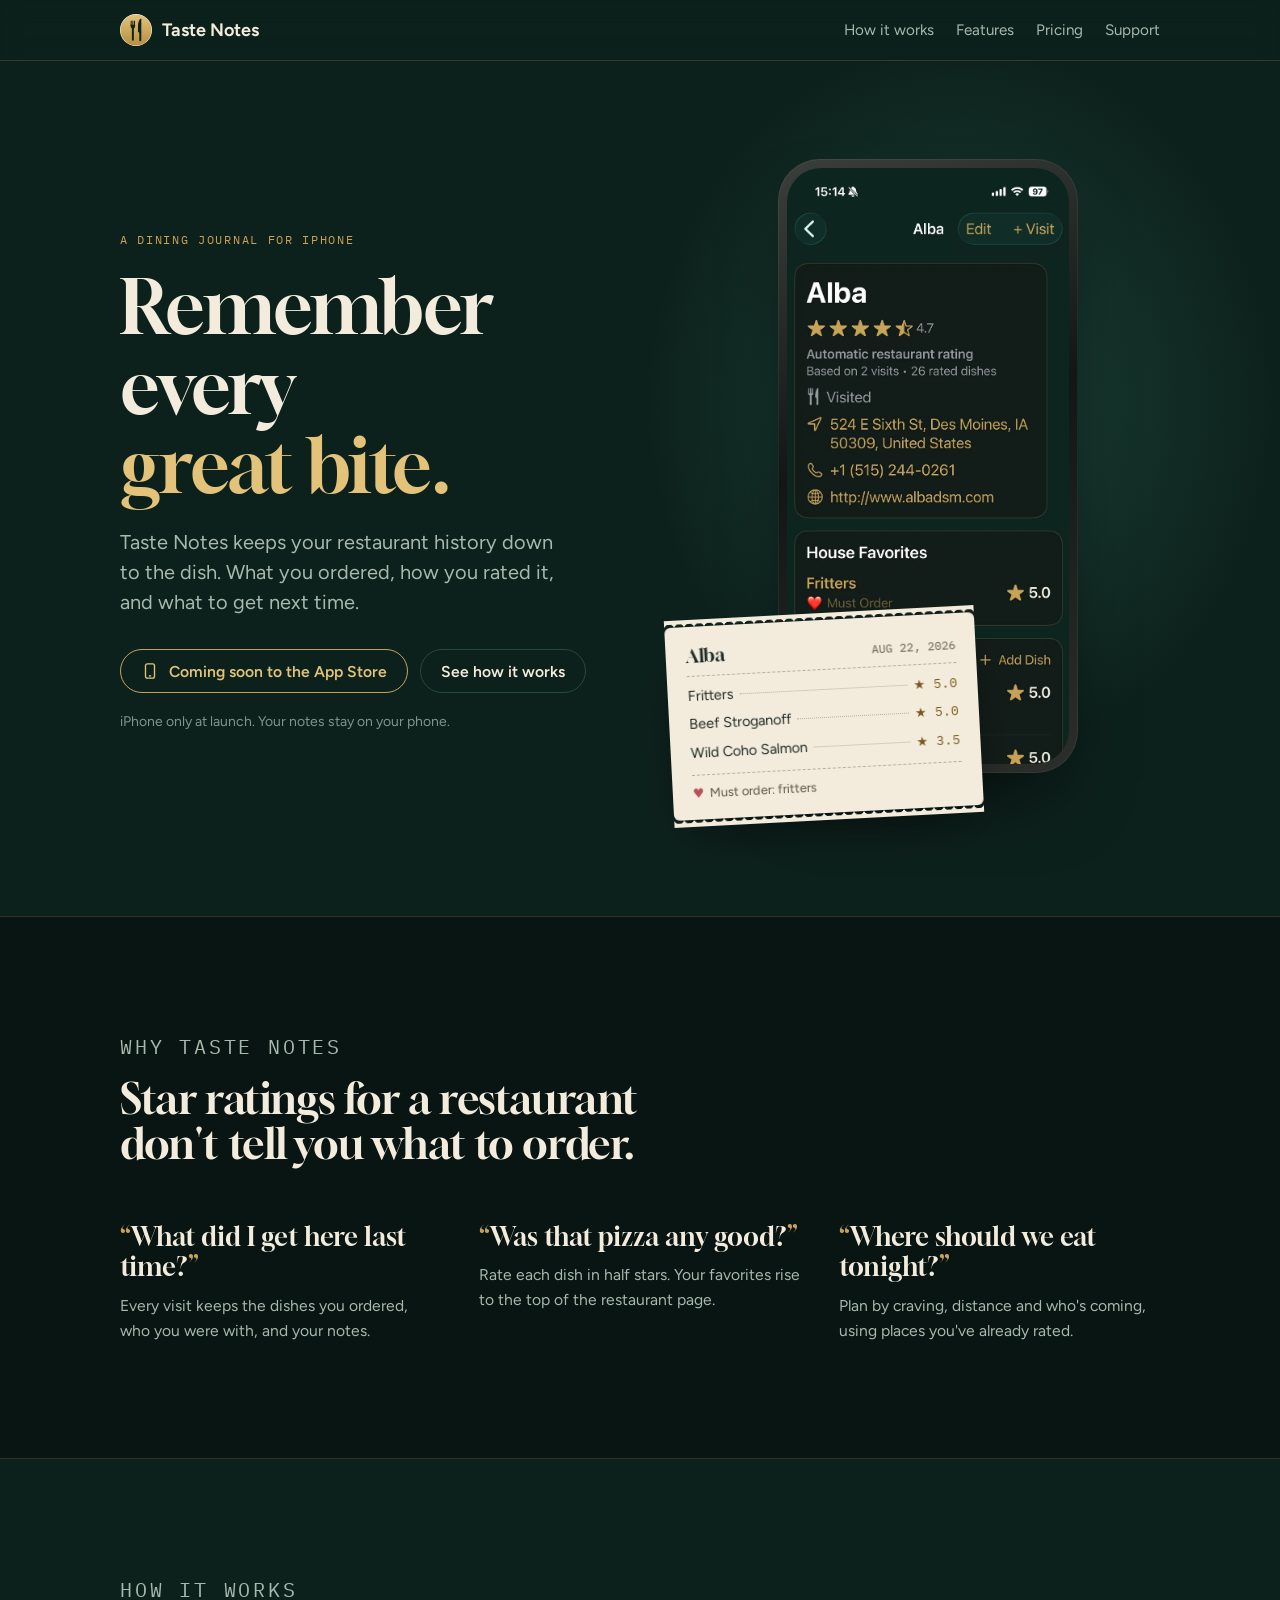
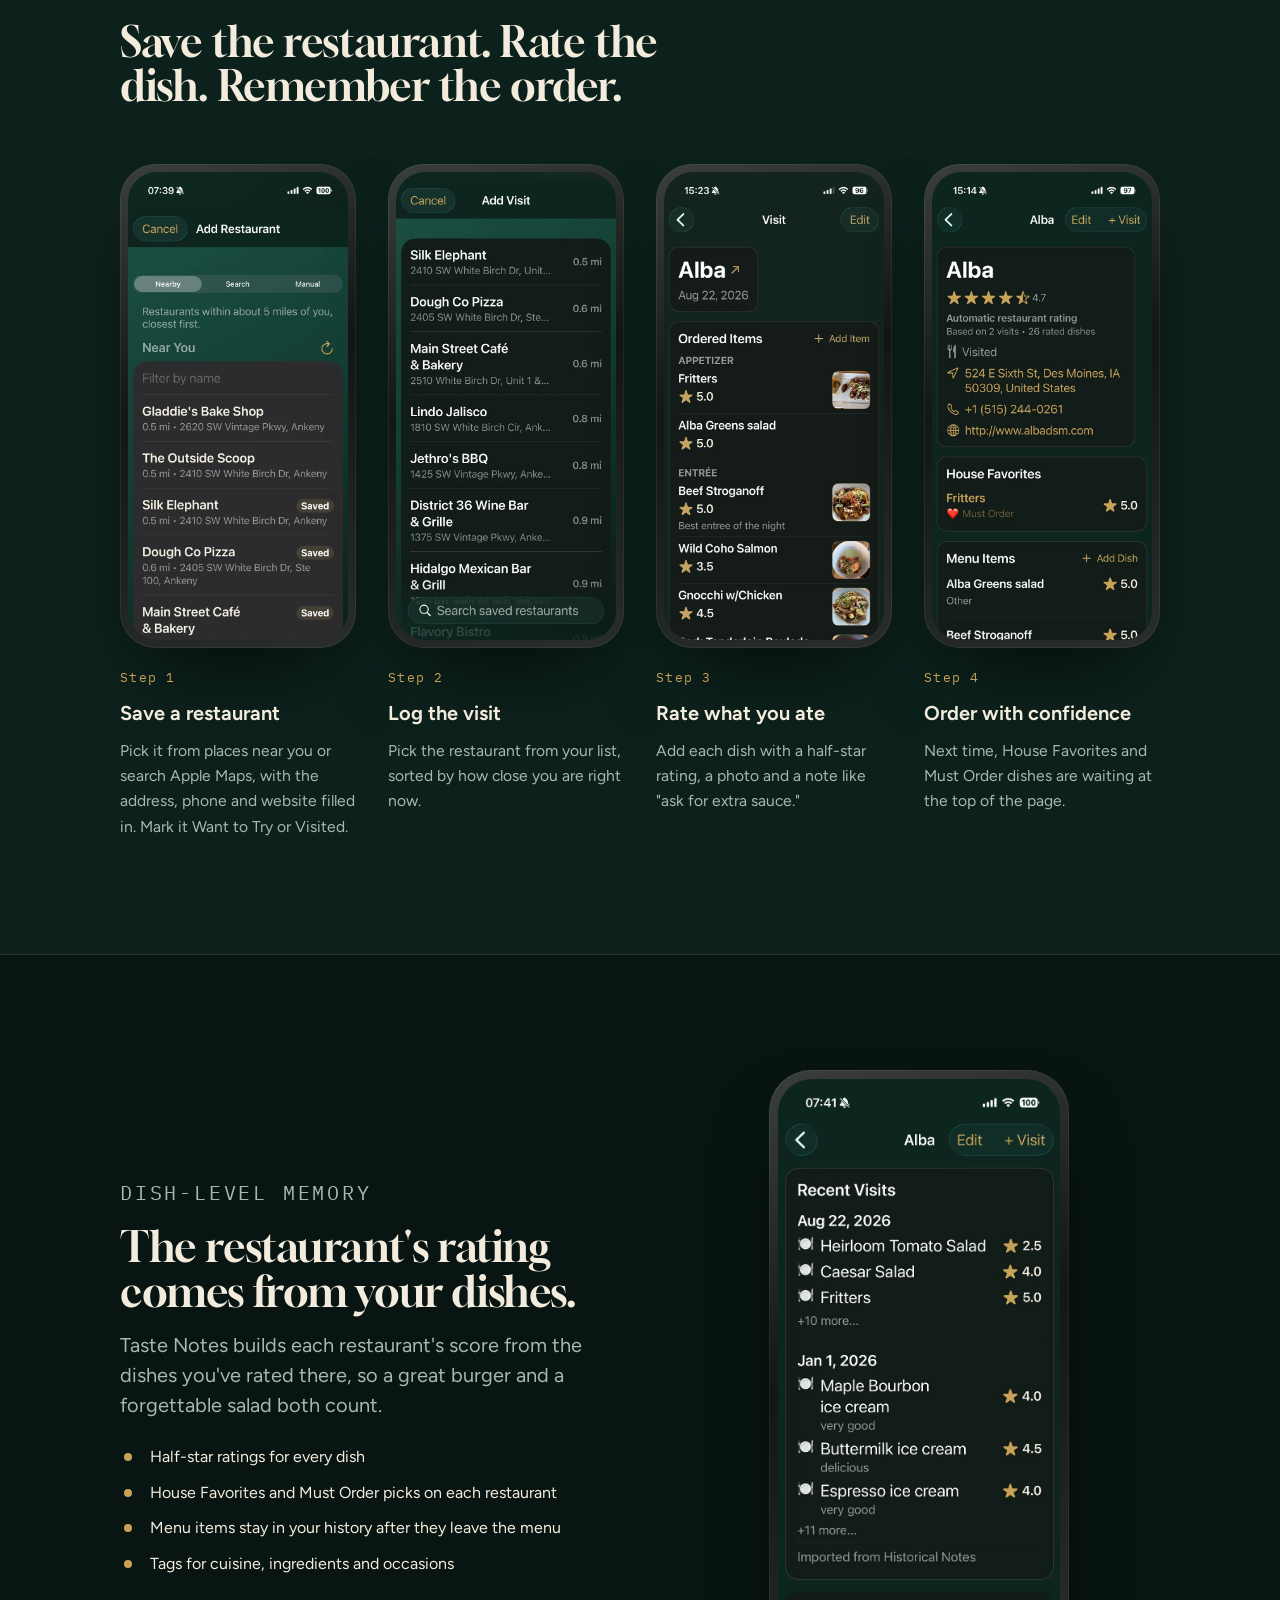
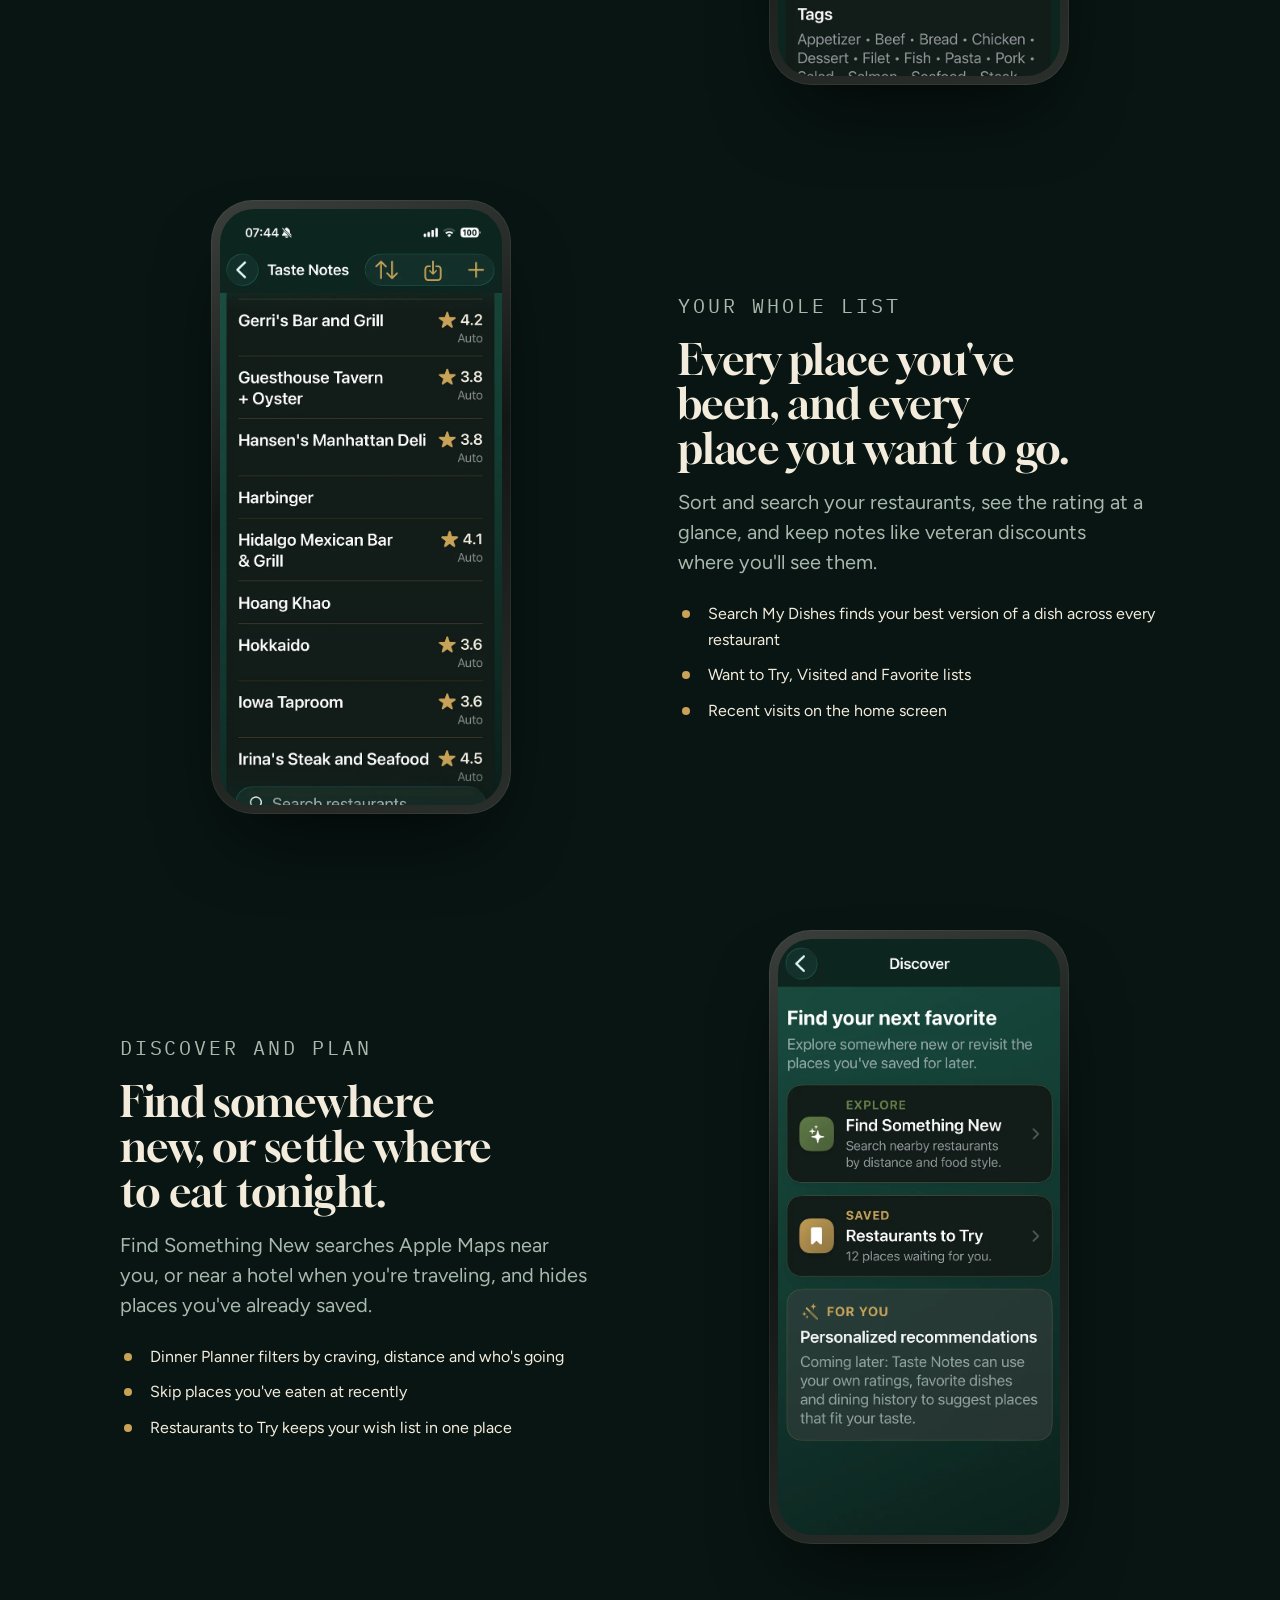
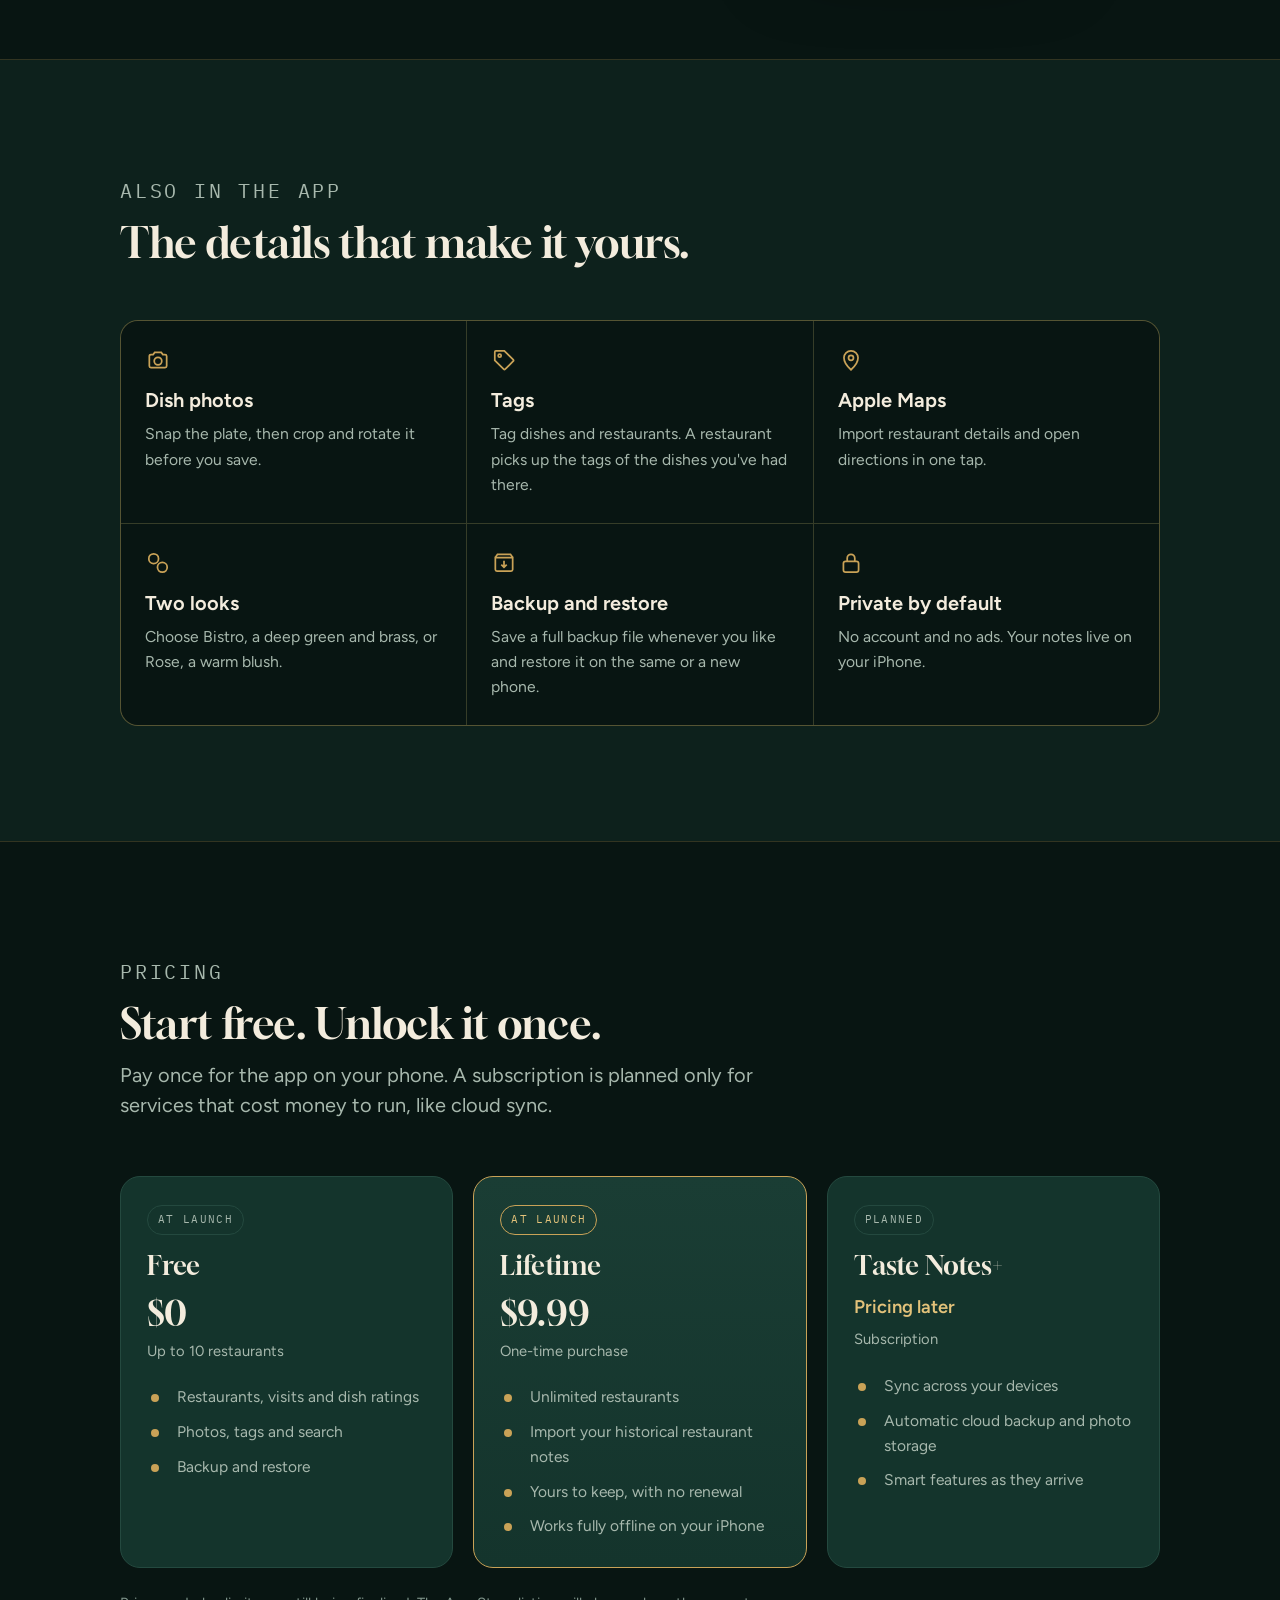
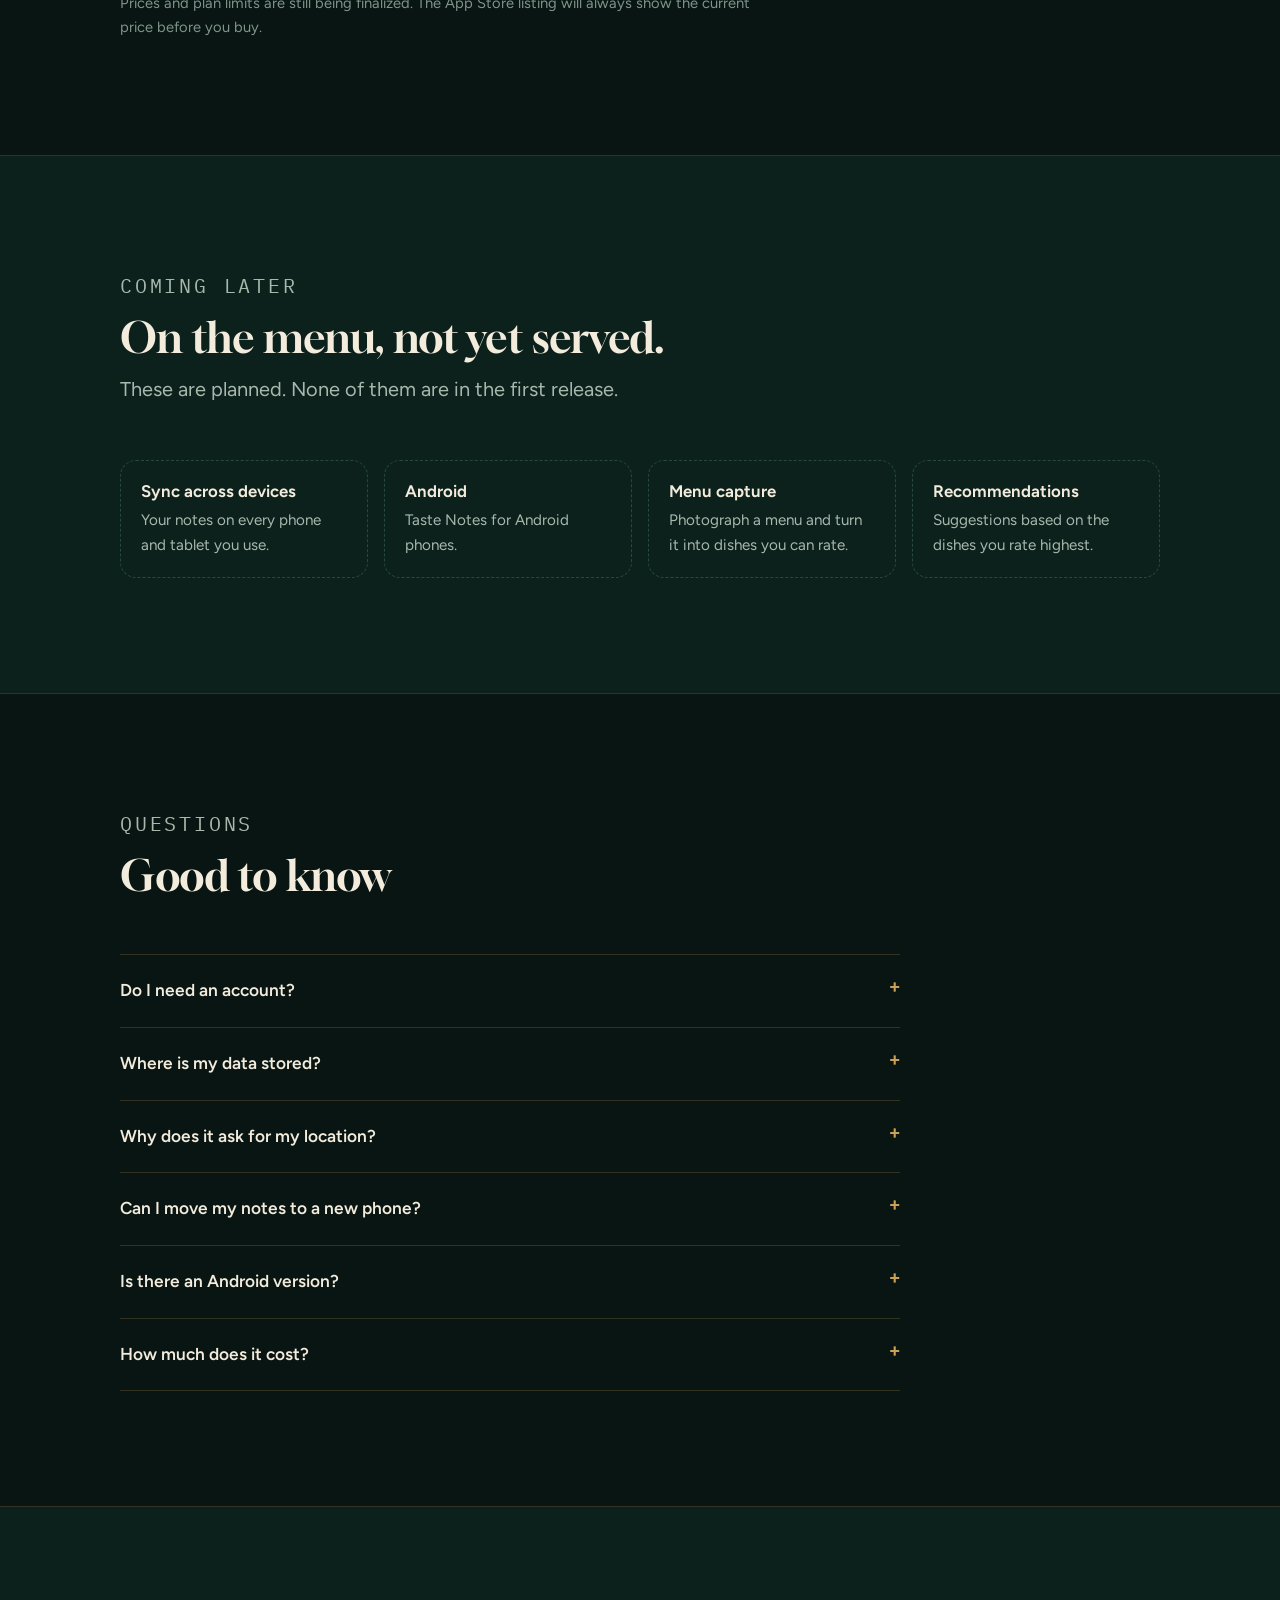
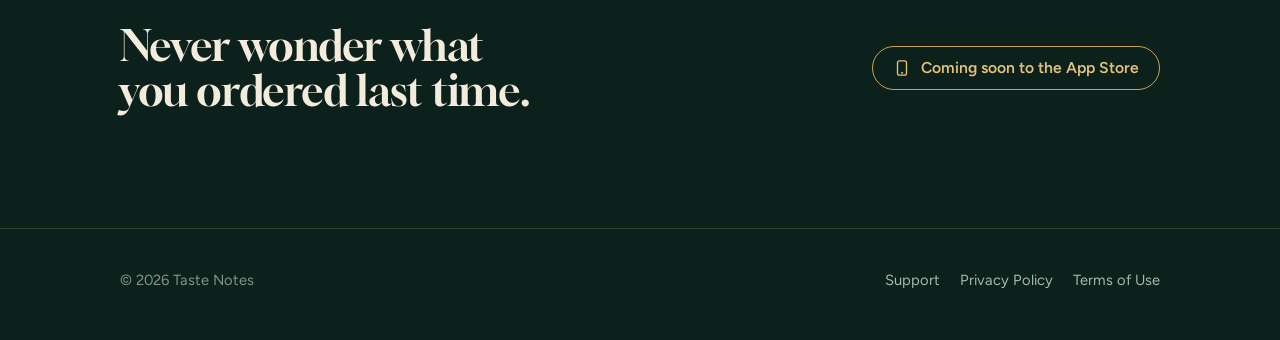
<file: index.html>
<!doctype html>
<html lang="en">
<head>
<meta charset="utf-8">
<meta name="viewport" content="width=device-width, initial-scale=1, viewport-fit=cover">
<title>Taste Notes</title>
<meta name="description" content="Taste Notes is an iPhone app for remembering restaurants down to the dish: what you ordered, how you rated it, and what to get next time.">
<meta property="og:title" content="Taste Notes: remember every great bite">
<meta property="og:description" content="Your personal restaurant history, down to the dish. For iPhone.">
<meta property="og:image" content="assets/og.jpg">
<meta name="theme-color" content="#0d211c">
<link rel="icon" href="assets/icon.svg" type="image/svg+xml">
<link rel="preconnect" href="https://fonts.googleapis.com">
<link rel="preconnect" href="https://fonts.gstatic.com" crossorigin>
<link rel="stylesheet" href="https://fonts.googleapis.com/css2?family=Gloock&family=Figtree:wght@400;500;600;700&family=IBM+Plex+Mono:wght@400;500&display=swap">
<link rel="stylesheet" href="assets/site.css">
</head>
<body>

<header class="site-head">
  <div class="wrap">
    <a class="brand" href="index.html"><img src="assets/icon.svg" alt="" width="32" height="32">Taste Notes</a>
    <nav class="nav" aria-label="Main">
      <a class="opt" href="#how">How it works</a>
      <a class="opt" href="#features">Features</a>
      <a href="#pricing">Pricing</a>
      <a href="support.html">Support</a>
    </nav>
  </div>
</header>

<main>

<!-- HERO -->
<section class="hero">
  <div class="wrap">
    <div>
      <p class="eyebrow">A dining journal for iPhone</p>
      <h1>Remember every <em>great bite.</em></h1>
      <p class="lede">Taste Notes keeps your restaurant history down to the dish. What you ordered, how you rated it, and what to get next time.</p>
      <div class="actions">
        <a class="btn btn-brass" data-appstore aria-disabled="true">
          <svg viewBox="0 0 24 24" fill="none" stroke="currentColor" stroke-width="1.8" aria-hidden="true"><rect x="6" y="2.5" width="12" height="19" rx="2.5"/><path d="M10.5 18.5h3"/></svg>
          <span data-appstore-label>Coming soon to the App Store</span>
        </a>
        <a class="btn btn-ghost" href="#how">See how it works</a>
      </div>
      <p class="fine">iPhone only at launch. Your notes stay on your phone.</p>
    </div>

    <div class="stage">
      <div class="phone"><img src="assets/screens/restaurant.webp?v=2" alt="Taste Notes restaurant page for Alba, showing a 4.7 automatic rating, House Favorites and menu items" width="720" height="1475"></div>
      <aside class="ticket" aria-label="Example visit">
        <div class="t-head"><span class="t-name">Alba</span><span class="t-date">AUG 22, 2026</span></div>
        <ul>
          <li><span class="dish">Fritters</span><span class="lead"></span><span class="score">★ 5.0</span></li>
          <li><span class="dish">Beef Stroganoff</span><span class="lead"></span><span class="score">★ 5.0</span></li>
          <li><span class="dish">Wild Coho Salmon</span><span class="lead"></span><span class="score">★ 3.5</span></li>
        </ul>
        <div class="t-foot"><span class="heart">♥</span> Must order: fritters</div>
      </aside>
    </div>
  </div>
</section>

<!-- QUESTIONS -->
<section class="section band" aria-labelledby="q-title">
  <div class="wrap">
    <div class="section-head">
      <p class="eyebrow" id="q-title">Why Taste Notes</p>
      <h2>Star ratings for a restaurant don't tell you what to order.</h2>
    </div>
    <div class="questions">
      <div>
        <blockquote>What did I get here last time?</blockquote>
        <p>Every visit keeps the dishes you ordered, who you were with, and your notes.</p>
      </div>
      <div>
        <blockquote>Was that pizza any good?</blockquote>
        <p>Rate each dish in half stars. Your favorites rise to the top of the restaurant page.</p>
      </div>
      <div>
        <blockquote>Where should we eat tonight?</blockquote>
        <p>Plan by craving, distance and who's coming, using places you've already rated.</p>
      </div>
    </div>
  </div>
</section>

<!-- HOW IT WORKS -->
<section class="section" id="how" aria-labelledby="how-title">
  <div class="wrap">
    <div class="section-head">
      <p class="eyebrow">How it works</p>
      <h2 id="how-title">Save the restaurant. Rate the dish. Remember the order.</h2>
    </div>
    <ol class="steps">
      <li>
        <div class="phone sm"><img src="assets/screens/add-restaurant.webp?v=2" alt="Add Restaurant screen listing nearby restaurants, closest first, with saved places marked" loading="lazy" width="720" height="1475"></div>
        <span class="num"></span>
        <h3>Save a restaurant</h3>
        <p>Pick it from places near you or search Apple Maps, with the address, phone and website filled in. Mark it Want to Try or Visited.</p>
      </li>
      <li>
        <div class="phone sm"><img src="assets/screens/add-visit.webp" alt="Add Visit screen listing saved restaurants sorted by distance" loading="lazy" width="720" height="1475"></div>
        <span class="num"></span>
        <h3>Log the visit</h3>
        <p>Pick the restaurant from your list, sorted by how close you are right now.</p>
      </li>
      <li>
        <div class="phone sm"><img src="assets/screens/visit.webp?v=2" alt="Visit screen with ordered items, photos and star ratings" loading="lazy" width="720" height="1475"></div>
        <span class="num"></span>
        <h3>Rate what you ate</h3>
        <p>Add each dish with a half-star rating, a photo and a note like "ask for extra sauce."</p>
      </li>
      <li>
        <div class="phone sm"><img src="assets/screens/restaurant.webp?v=2" alt="Restaurant page with House Favorites" loading="lazy" width="720" height="1475"></div>
        <span class="num"></span>
        <h3>Order with confidence</h3>
        <p>Next time, House Favorites and Must Order dishes are waiting at the top of the page.</p>
      </li>
    </ol>
  </div>
</section>

<!-- FEATURES -->
<section class="section band" id="features" aria-label="Features">
  <div class="wrap">

    <div class="feature">
      <div class="copy">
        <p class="eyebrow">Dish-level memory</p>
        <h2>The restaurant's rating comes from your dishes.</h2>
        <p>Taste Notes builds each restaurant's score from the dishes you've rated there, so a great burger and a forgettable salad both count.</p>
        <ul class="checks">
          <li>Half-star ratings for every dish</li>
          <li>House Favorites and Must Order picks on each restaurant</li>
          <li>Menu items stay in your history after they leave the menu</li>
          <li>Tags for cuisine, ingredients and occasions</li>
        </ul>
      </div>
      <div class="media"><div class="phone"><img src="assets/screens/history.webp?v=2" alt="Recent visits at Alba with each dish's rating" loading="lazy" width="720" height="1475"></div></div>
    </div>

    <div class="feature flip">
      <div class="copy">
        <p class="eyebrow">Your whole list</p>
        <h2>Every place you've been, and every place you want to go.</h2>
        <p>Sort and search your restaurants, see the rating at a glance, and keep notes like veteran discounts where you'll see them.</p>
        <ul class="checks">
          <li>Search My Dishes finds your best version of a dish across every restaurant</li>
          <li>Want to Try, Visited and Favorite lists</li>
          <li>Recent visits on the home screen</li>
        </ul>
      </div>
      <div class="media"><div class="phone"><img src="assets/screens/restaurants.webp?v=2" alt="Restaurant list with automatic star ratings" loading="lazy" width="720" height="1475"></div></div>
    </div>

    <div class="feature">
      <div class="copy">
        <p class="eyebrow">Discover and plan</p>
        <h2>Find somewhere new, or settle where to eat tonight.</h2>
        <p>Find Something New searches Apple Maps near you, or near a hotel when you're traveling, and hides places you've already saved.</p>
        <ul class="checks">
          <li>Dinner Planner filters by craving, distance and who's going</li>
          <li>Skip places you've eaten at recently</li>
          <li>Restaurants to Try keeps your wish list in one place</li>
        </ul>
      </div>
      <div class="media"><div class="phone"><img src="assets/screens/discover.webp" alt="Discover screen with Find Something New and Restaurants to Try" loading="lazy" width="720" height="1475"></div></div>
    </div>

  </div>
</section>

<!-- MINI FEATURES -->
<section class="section" aria-labelledby="more-title">
  <div class="wrap">
    <div class="section-head">
      <p class="eyebrow">Also in the app</p>
      <h2 id="more-title">The details that make it yours.</h2>
    </div>
    <div class="minis">
      <div class="mini">
        <svg viewBox="0 0 24 24" fill="none" stroke="currentColor" stroke-width="1.6" aria-hidden="true"><path d="M4 8.5A1.5 1.5 0 0 1 5.5 7h2l1.5-2h6l1.5 2h2A1.5 1.5 0 0 1 20 8.5v9a1.5 1.5 0 0 1-1.5 1.5h-13A1.5 1.5 0 0 1 4 17.5z"/><circle cx="12" cy="13" r="3.5"/></svg>
        <h3>Dish photos</h3>
        <p>Snap the plate, then crop and rotate it before you save.</p>
      </div>
      <div class="mini">
        <svg viewBox="0 0 24 24" fill="none" stroke="currentColor" stroke-width="1.6" aria-hidden="true"><path d="M3.5 12.3V4.5a1 1 0 0 1 1-1h7.8l8.2 8.2a1 1 0 0 1 0 1.4l-7.4 7.4a1 1 0 0 1-1.4 0z"/><circle cx="8" cy="8" r="1.4"/></svg>
        <h3>Tags</h3>
        <p>Tag dishes and restaurants. A restaurant picks up the tags of the dishes you've had there.</p>
      </div>
      <div class="mini">
        <svg viewBox="0 0 24 24" fill="none" stroke="currentColor" stroke-width="1.6" aria-hidden="true"><path d="M12 21s-6.5-5.6-6.5-11a6.5 6.5 0 0 1 13 0c0 5.4-6.5 11-6.5 11z"/><circle cx="12" cy="10" r="2.3"/></svg>
        <h3>Apple Maps</h3>
        <p>Import restaurant details and open directions in one tap.</p>
      </div>
      <div class="mini">
        <svg viewBox="0 0 24 24" fill="none" stroke="currentColor" stroke-width="1.6" aria-hidden="true"><circle cx="8" cy="8" r="4.5"/><circle cx="16" cy="16" r="4.5"/></svg>
        <h3>Two looks</h3>
        <p>Choose Bistro, a deep green and brass, or Rose, a warm blush.</p>
      </div>
      <div class="mini">
        <svg viewBox="0 0 24 24" fill="none" stroke="currentColor" stroke-width="1.6" aria-hidden="true"><path d="M4 7h16v11a1.5 1.5 0 0 1-1.5 1.5h-13A1.5 1.5 0 0 1 4 18z"/><path d="M4 7l2-3h12l2 3M12 10v6M9.5 13.5 12 16l2.5-2.5"/></svg>
        <h3>Backup and restore</h3>
        <p>Save a full backup file whenever you like and restore it on the same or a new phone.</p>
      </div>
      <div class="mini">
        <svg viewBox="0 0 24 24" fill="none" stroke="currentColor" stroke-width="1.6" aria-hidden="true"><rect x="5" y="10.5" width="14" height="10" rx="2"/><path d="M8.5 10.5V7.5a3.5 3.5 0 0 1 7 0v3"/></svg>
        <h3>Private by default</h3>
        <p>No account and no ads. Your notes live on your iPhone.</p>
      </div>
    </div>
  </div>
</section>

<!-- PRICING -->
<section class="section band" id="pricing" aria-labelledby="pricing-title">
  <div class="wrap">
    <div class="section-head">
      <p class="eyebrow">Pricing</p>
      <h2 id="pricing-title">Start free. Unlock it once.</h2>
      <p>Pay once for the app on your phone. A subscription is planned only for services that cost money to run, like cloud sync.</p>
    </div>
    <div class="plans">
      <article class="plan">
        <span class="status" data-status="free">At launch</span>
        <h3>Free</h3>
        <div class="price" data-price="free">$0</div>
        <p class="price-sub" data-note="free">Up to 10 restaurants</p>
        <ul class="checks">
          <li>Restaurants, visits and dish ratings</li>
          <li>Photos, tags and search</li>
          <li>Backup and restore</li>
        </ul>
      </article>
      <article class="plan feat">
        <span class="status" data-status="lifetime">At launch</span>
        <h3>Lifetime</h3>
        <div class="price" data-price="lifetime">$9.99</div>
        <p class="price-sub" data-note="lifetime">One-time purchase</p>
        <ul class="checks">
          <li>Unlimited restaurants</li>
          <li>Import your historical restaurant notes</li>
          <li>Yours to keep, with no renewal</li>
          <li>Works fully offline on your iPhone</li>
        </ul>
      </article>
      <article class="plan">
        <span class="status" data-status="plus">Planned</span>
        <h3>Taste Notes+</h3>
        <div class="price is-tba" data-price="plus">Pricing later</div>
        <p class="price-sub" data-price="plus-yearly" hidden></p>
        <p class="price-sub" data-note="plus">Subscription</p>
        <ul class="checks">
          <li>Sync across your devices</li>
          <li>Automatic cloud backup and photo storage</li>
          <li>Smart features as they arrive</li>
        </ul>
      </article>
    </div>
    <p class="plans-note">Prices and plan limits are still being finalized. The App Store listing will always show the current price before you buy.</p>
  </div>
</section>

<!-- COMING LATER -->
<section class="section" id="roadmap" aria-labelledby="later-title">
  <div class="wrap">
    <div class="section-head">
      <p class="eyebrow">Coming later</p>
      <h2 id="later-title">On the menu, not yet served.</h2>
      <p>These are planned. None of them are in the first release.</p>
    </div>
    <div class="later">
      <div><h3>Sync across devices</h3><p>Your notes on every phone and tablet you use.</p></div>
      <div><h3>Android</h3><p>Taste Notes for Android phones.</p></div>
      <div><h3>Menu capture</h3><p>Photograph a menu and turn it into dishes you can rate.</p></div>
      <div><h3>Recommendations</h3><p>Suggestions based on the dishes you rate highest.</p></div>
    </div>
  </div>
</section>

<!-- FAQ -->
<section class="section band" id="faq" aria-labelledby="faq-title">
  <div class="wrap">
    <div class="section-head">
      <p class="eyebrow">Questions</p>
      <h2 id="faq-title">Good to know</h2>
    </div>
    <div class="faq">
      <details>
        <summary>Do I need an account?</summary>
        <p>No. Open the app and start adding restaurants. There's no sign-up.</p>
      </details>
      <details>
        <summary>Where is my data stored?</summary>
        <p>On your iPhone. Taste Notes doesn't send your restaurants, ratings or photos to us. You can save a backup file any time from Settings.</p>
      </details>
      <details>
        <summary>Why does it ask for my location?</summary>
        <p>To sort your saved restaurants by distance and to search Apple Maps for places nearby. It's only used while the app is open, and you can say no and still use everything else.</p>
      </details>
      <details>
        <summary>Can I move my notes to a new phone?</summary>
        <p>Yes. Create a backup in Settings, move the file to your new phone, and restore it there.</p>
      </details>
      <details>
        <summary>Is there an Android version?</summary>
        <p>Not yet. Taste Notes launches on iPhone first. Android is on the roadmap.</p>
      </details>
      <details>
        <summary>How much does it cost?</summary>
        <p>There will be a free version and a one-time Lifetime unlock. Final prices will be on this page and in the App Store at launch.</p>
      </details>
    </div>
  </div>
</section>

<!-- CLOSER -->
<section class="section">
  <div class="wrap closer">
    <h2>Never wonder what you ordered last time.</h2>
    <a class="btn btn-brass" data-appstore aria-disabled="true">
      <svg viewBox="0 0 24 24" fill="none" stroke="currentColor" stroke-width="1.8" aria-hidden="true"><rect x="6" y="2.5" width="12" height="19" rx="2.5"/><path d="M10.5 18.5h3"/></svg>
      <span data-appstore-label>Coming soon to the App Store</span>
    </a>
  </div>
</section>

</main>

<footer class="site-foot">
  <div class="wrap">
    <span>© <span data-year>2026</span> Taste Notes</span>
    <nav aria-label="Footer">
      <a href="support.html">Support</a>
      <a href="privacy.html">Privacy Policy</a>
      <a href="terms.html">Terms of Use</a>
    </nav>
  </div>
</footer>

<script src="site.config.js"></script>
<script src="assets/site.js"></script>
</body>
</html>
</file>
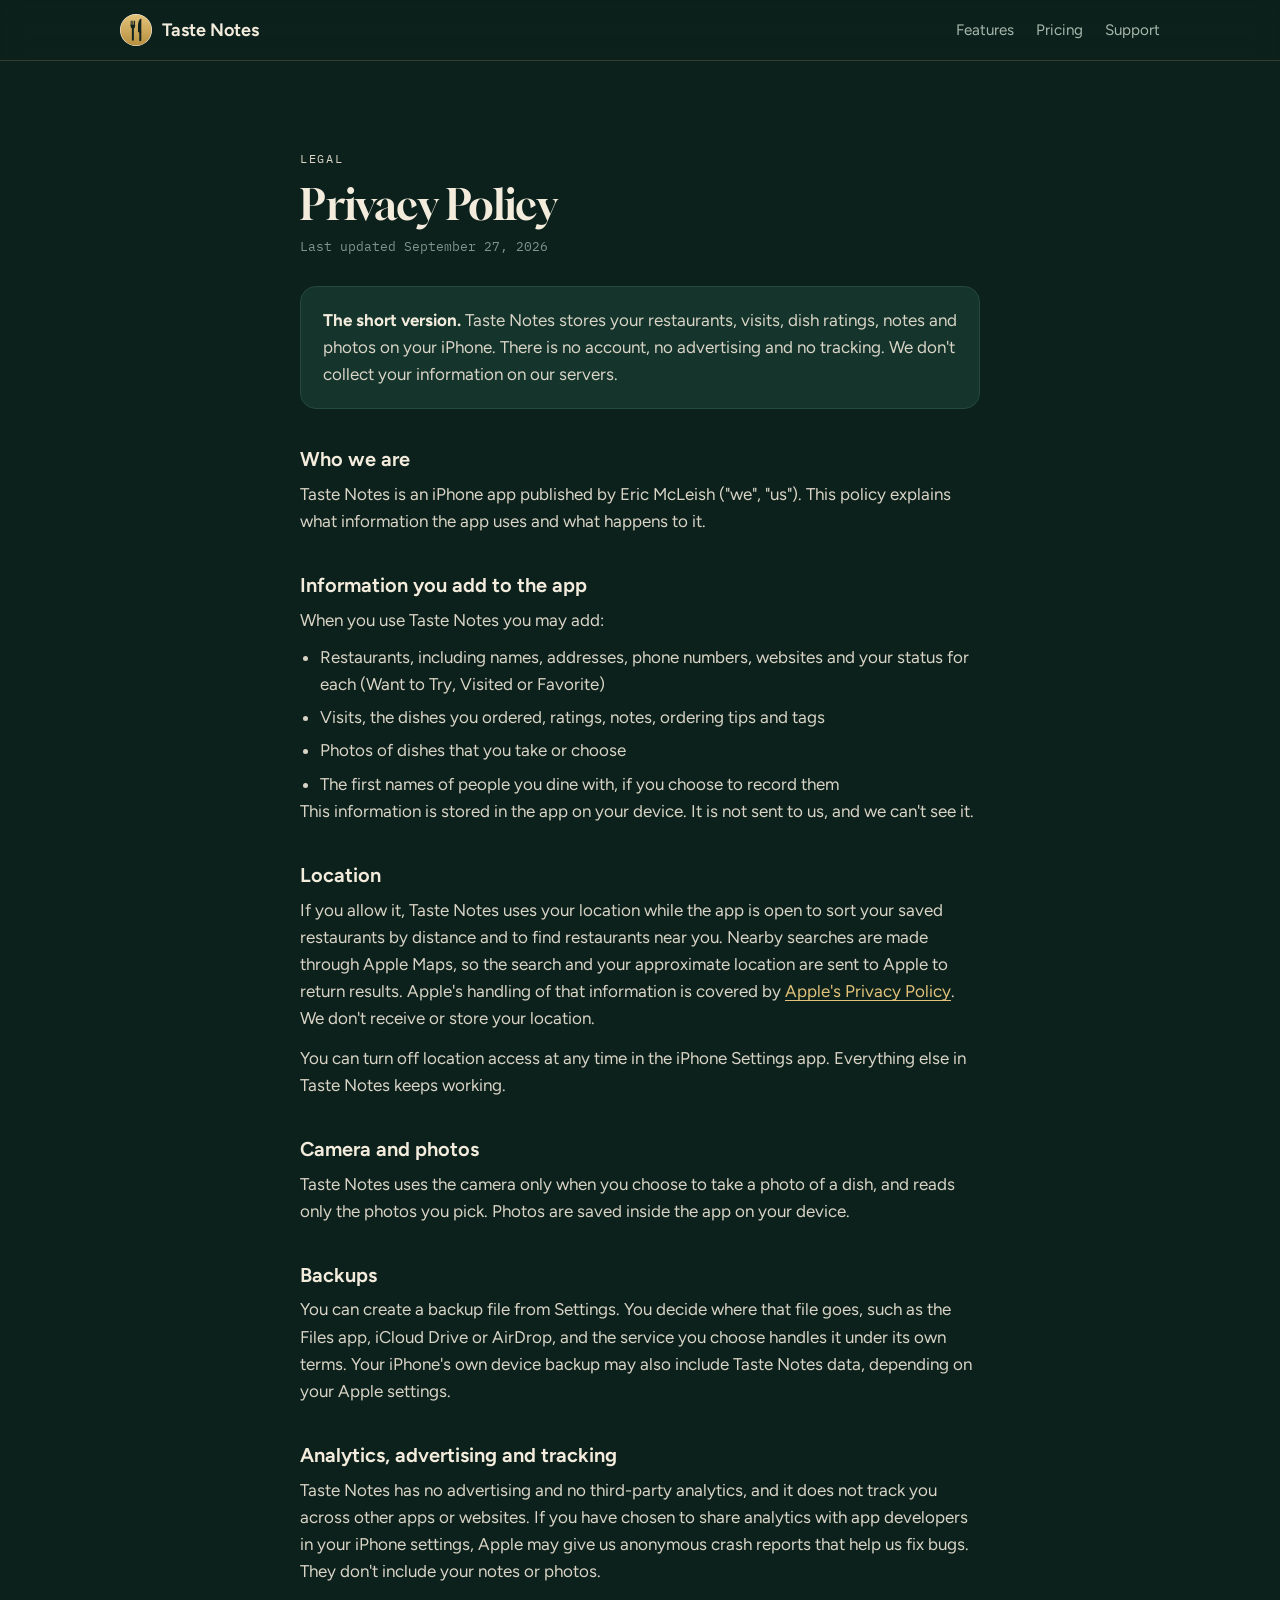
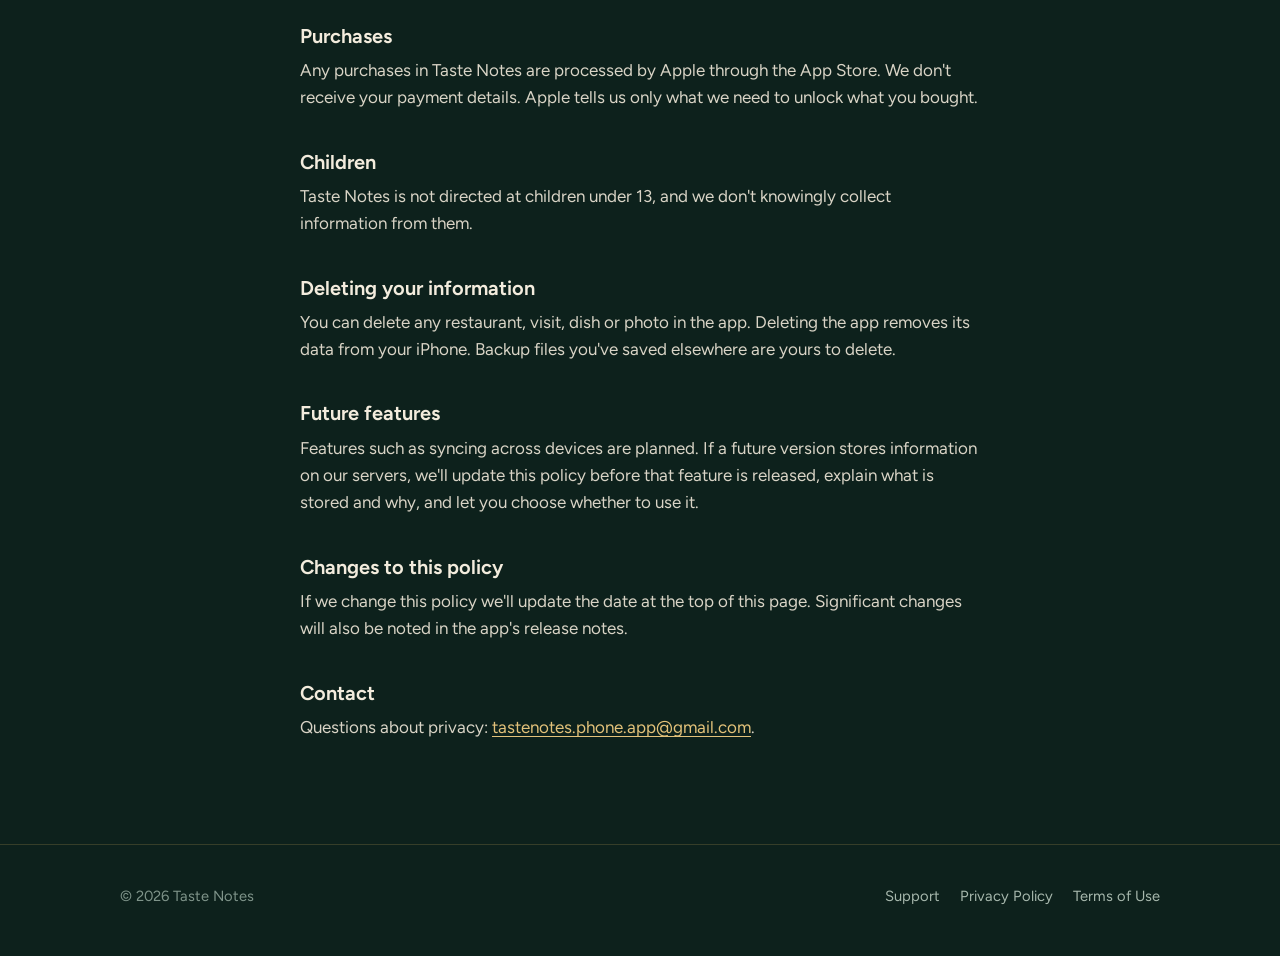
<file: privacy.html>
<!doctype html>
<html lang="en">
<head>
<meta charset="utf-8">
<meta name="viewport" content="width=device-width, initial-scale=1, viewport-fit=cover">
<title>Taste Notes Privacy Policy</title>
<meta name="description" content="How the Taste Notes iPhone app handles your information.">
<meta name="theme-color" content="#0d211c">
<link rel="icon" href="assets/icon.svg" type="image/svg+xml">
<link rel="preconnect" href="https://fonts.googleapis.com">
<link rel="preconnect" href="https://fonts.gstatic.com" crossorigin>
<link rel="stylesheet" href="https://fonts.googleapis.com/css2?family=Gloock&family=Figtree:wght@400;500;600;700&family=IBM+Plex+Mono:wght@400;500&display=swap">
<link rel="stylesheet" href="assets/site.css">
</head>
<body>
<!-- DRAFT: have this reviewed before relying on it. Update it whenever the app's data handling changes (for example, when cloud sync ships). -->

<header class="site-head">
  <div class="wrap">
    <a class="brand" href="index.html"><img src="assets/icon.svg" alt="" width="32" height="32">Taste Notes</a>
    <nav class="nav" aria-label="Main">
      <a class="opt" href="index.html#features">Features</a>
      <a class="opt" href="index.html#pricing">Pricing</a>
      <a href="support.html">Support</a>
    </nav>
  </div>
</header>

<main class="doc">
  <div class="wrap">
    <p class="eyebrow">Legal</p>
    <h1>Privacy Policy</h1>
    <p class="updated">Last updated <span data-cfg="legalUpdated">September 27, 2026</span></p>

    <div class="summary">
      <p><strong>The short version.</strong> Taste Notes stores your restaurants, visits, dish ratings, notes and photos on your iPhone. There is no account, no advertising and no tracking. We don't collect your information on our servers.</p>
    </div>

    <h2>Who we are</h2>
    <p>Taste Notes is an iPhone app published by <span data-cfg="developerName">Eric McLeish</span> ("we", "us"). This policy explains what information the app uses and what happens to it.</p>

    <h2>Information you add to the app</h2>
    <p>When you use Taste Notes you may add:</p>
    <ul>
      <li>Restaurants, including names, addresses, phone numbers, websites and your status for each (Want to Try, Visited or Favorite)</li>
      <li>Visits, the dishes you ordered, ratings, notes, ordering tips and tags</li>
      <li>Photos of dishes that you take or choose</li>
      <li>The first names of people you dine with, if you choose to record them</li>
    </ul>
    <p>This information is stored in the app on your device. It is not sent to us, and we can't see it.</p>

    <h2>Location</h2>
    <p>If you allow it, Taste Notes uses your location while the app is open to sort your saved restaurants by distance and to find restaurants near you. Nearby searches are made through Apple Maps, so the search and your approximate location are sent to Apple to return results. Apple's handling of that information is covered by <a href="https://www.apple.com/legal/privacy/" rel="noopener">Apple's Privacy Policy</a>. We don't receive or store your location.</p>
    <p>You can turn off location access at any time in the iPhone Settings app. Everything else in Taste Notes keeps working.</p>

    <h2>Camera and photos</h2>
    <p>Taste Notes uses the camera only when you choose to take a photo of a dish, and reads only the photos you pick. Photos are saved inside the app on your device.</p>

    <h2>Backups</h2>
    <p>You can create a backup file from Settings. You decide where that file goes, such as the Files app, iCloud Drive or AirDrop, and the service you choose handles it under its own terms. Your iPhone's own device backup may also include Taste Notes data, depending on your Apple settings.</p>

    <h2>Analytics, advertising and tracking</h2>
    <p>Taste Notes has no advertising and no third-party analytics, and it does not track you across other apps or websites. If you have chosen to share analytics with app developers in your iPhone settings, Apple may give us anonymous crash reports that help us fix bugs. They don't include your notes or photos.</p>

    <h2>Purchases</h2>
    <p>Any purchases in Taste Notes are processed by Apple through the App Store. We don't receive your payment details. Apple tells us only what we need to unlock what you bought.</p>

    <h2>Children</h2>
    <p>Taste Notes is not directed at children under 13, and we don't knowingly collect information from them.</p>

    <h2>Deleting your information</h2>
    <p>You can delete any restaurant, visit, dish or photo in the app. Deleting the app removes its data from your iPhone. Backup files you've saved elsewhere are yours to delete.</p>

    <h2>Future features</h2>
    <p>Features such as syncing across devices are planned. If a future version stores information on our servers, we'll update this policy before that feature is released, explain what is stored and why, and let you choose whether to use it.</p>

    <h2>Changes to this policy</h2>
    <p>If we change this policy we'll update the date at the top of this page. Significant changes will also be noted in the app's release notes.</p>

    <h2>Contact</h2>
    <p>Questions about privacy: <span data-email><a href="mailto:tastenotes.phone.app@gmail.com">tastenotes.phone.app@gmail.com</a></span>.</p>
  </div>
</main>

<footer class="site-foot">
  <div class="wrap">
    <span>© <span data-year>2026</span> Taste Notes</span>
    <nav aria-label="Footer">
      <a href="support.html">Support</a>
      <a href="privacy.html" aria-current="page">Privacy Policy</a>
      <a href="terms.html">Terms of Use</a>
    </nav>
  </div>
</footer>

<script src="site.config.js"></script>
<script src="assets/site.js"></script>
</body>
</html>
</file>
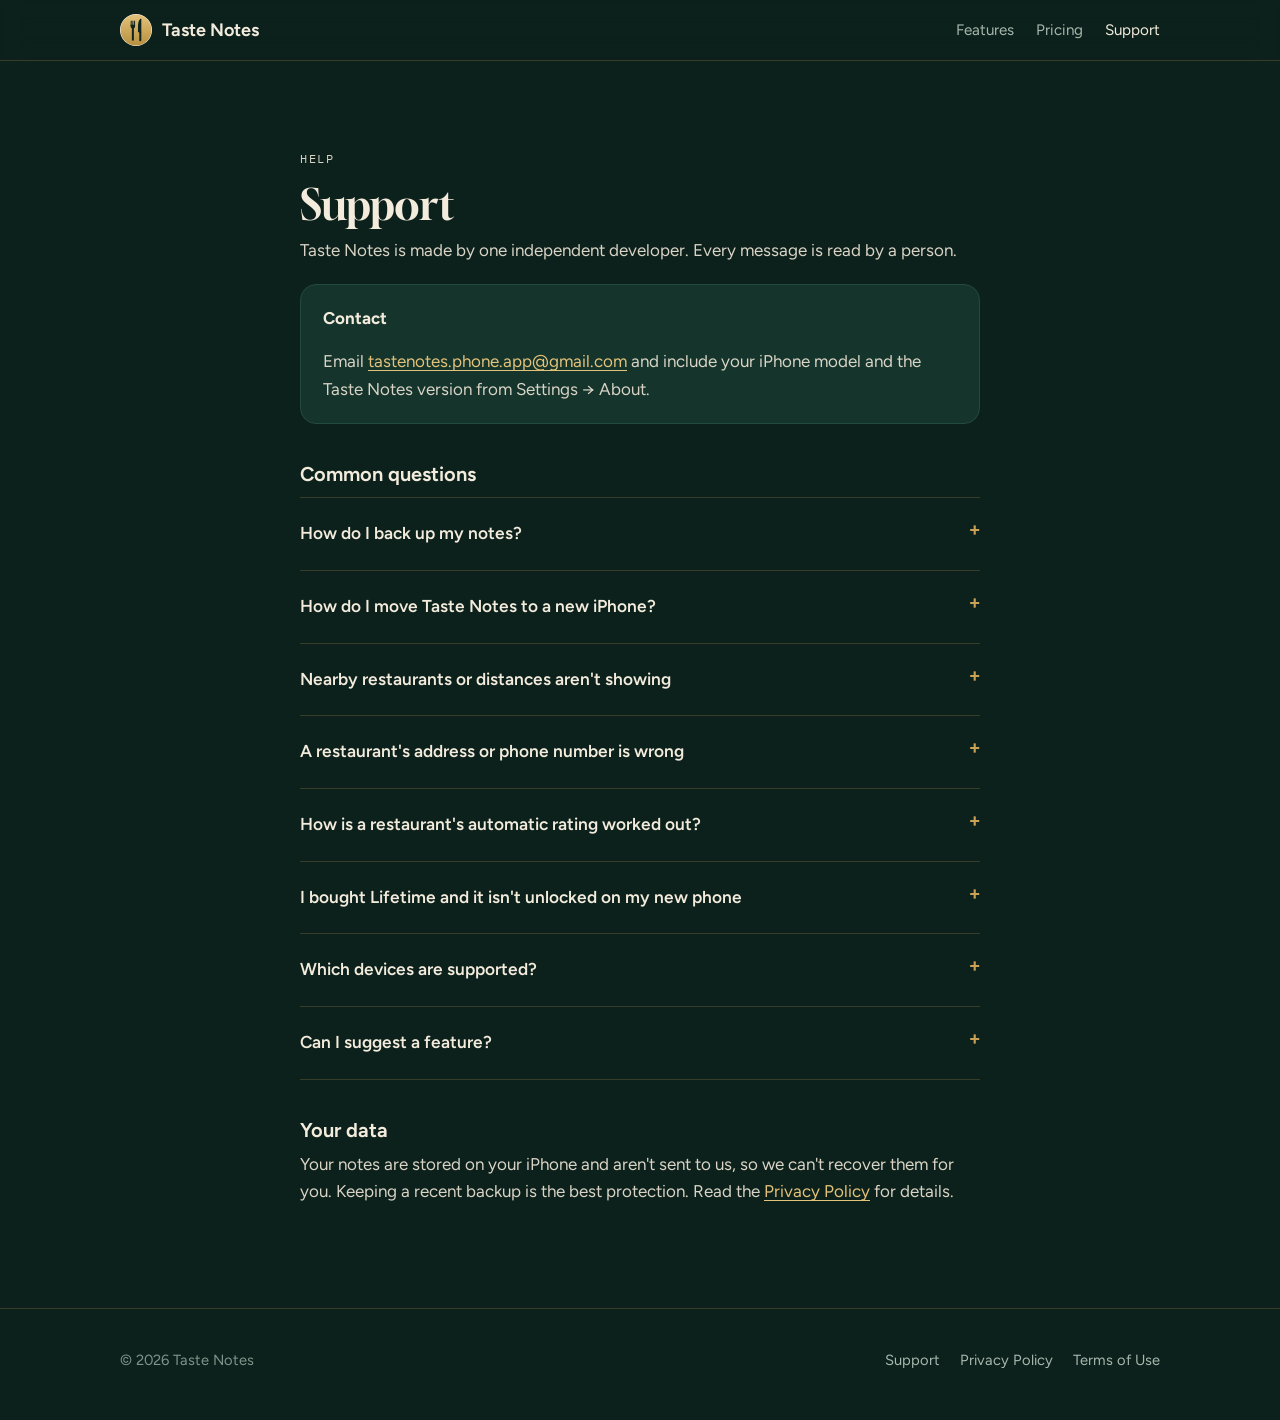
<file: support.html>
<!doctype html>
<html lang="en">
<head>
<meta charset="utf-8">
<meta name="viewport" content="width=device-width, initial-scale=1, viewport-fit=cover">
<title>Taste Notes Support</title>
<meta name="description" content="Get help with the Taste Notes iPhone app.">
<meta name="theme-color" content="#0d211c">
<link rel="icon" href="assets/icon.svg" type="image/svg+xml">
<link rel="preconnect" href="https://fonts.googleapis.com">
<link rel="preconnect" href="https://fonts.gstatic.com" crossorigin>
<link rel="stylesheet" href="https://fonts.googleapis.com/css2?family=Gloock&family=Figtree:wght@400;500;600;700&family=IBM+Plex+Mono:wght@400;500&display=swap">
<link rel="stylesheet" href="assets/site.css">
</head>
<body>

<header class="site-head">
  <div class="wrap">
    <a class="brand" href="index.html"><img src="assets/icon.svg" alt="" width="32" height="32">Taste Notes</a>
    <nav class="nav" aria-label="Main">
      <a class="opt" href="index.html#features">Features</a>
      <a class="opt" href="index.html#pricing">Pricing</a>
      <a href="support.html" aria-current="page">Support</a>
    </nav>
  </div>
</header>

<main class="doc">
  <div class="wrap">
    <p class="eyebrow">Help</p>
    <h1>Support</h1>
    <p class="muted">Taste Notes is made by one independent developer. Every message is read by a person.</p>

    <div class="summary contact-card">
      <p><strong>Contact</strong></p>
      <p>Email <span data-email><a href="mailto:tastenotes.phone.app@gmail.com">tastenotes.phone.app@gmail.com</a></span> and include your iPhone model and the Taste Notes version from Settings → About.</p>
    </div>

    <h2>Common questions</h2>
    <div class="faq">
      <details>
        <summary>How do I back up my notes?</summary>
        <p>Open Settings in Taste Notes and tap Backup &amp; Restore. Create a backup and save the file somewhere safe, such as iCloud Drive or the Files app. Do this regularly, and always before changing phones.</p>
      </details>
      <details>
        <summary>How do I move Taste Notes to a new iPhone?</summary>
        <p>Create a backup on your old phone and save it to iCloud Drive or AirDrop it to the new phone. Install Taste Notes on the new phone, open Settings → Backup &amp; Restore, and choose Restore Backup.</p>
      </details>
      <details>
        <summary>Nearby restaurants or distances aren't showing</summary>
        <p>Taste Notes needs location access for this. Open the iPhone Settings app, find Taste Notes, tap Location and choose While Using the App.</p>
      </details>
      <details>
        <summary>A restaurant's address or phone number is wrong</summary>
        <p>Open the restaurant, tap Edit and correct it. Details imported from Apple Maps are a starting point and are yours to change.</p>
      </details>
      <details>
        <summary>How is a restaurant's automatic rating worked out?</summary>
        <p>It's based on the ratings you've given to dishes at that restaurant. The restaurant page shows how many visits and rated dishes it's based on.</p>
      </details>
      <details>
        <summary>I bought Lifetime and it isn't unlocked on my new phone</summary>
        <p>Make sure you're signed in with the same Apple ID you used to buy it, then use Restore Purchases in Settings.</p>
      </details>
      <details>
        <summary>Which devices are supported?</summary>
        <p>Taste Notes runs on iPhone. The App Store listing shows the iOS version required. Android is planned but not yet available.</p>
      </details>
      <details>
        <summary>Can I suggest a feature?</summary>
        <p>Please do. Feature ideas from people who use the app shape what gets built next.</p>
      </details>
    </div>

    <h2>Your data</h2>
    <p>Your notes are stored on your iPhone and aren't sent to us, so we can't recover them for you. Keeping a recent backup is the best protection. Read the <a href="privacy.html">Privacy Policy</a> for details.</p>
  </div>
</main>

<footer class="site-foot">
  <div class="wrap">
    <span>© <span data-year>2026</span> Taste Notes</span>
    <nav aria-label="Footer">
      <a href="support.html" aria-current="page">Support</a>
      <a href="privacy.html">Privacy Policy</a>
      <a href="terms.html">Terms of Use</a>
    </nav>
  </div>
</footer>

<script src="site.config.js"></script>
<script src="assets/site.js"></script>
</body>
</html>
</file>
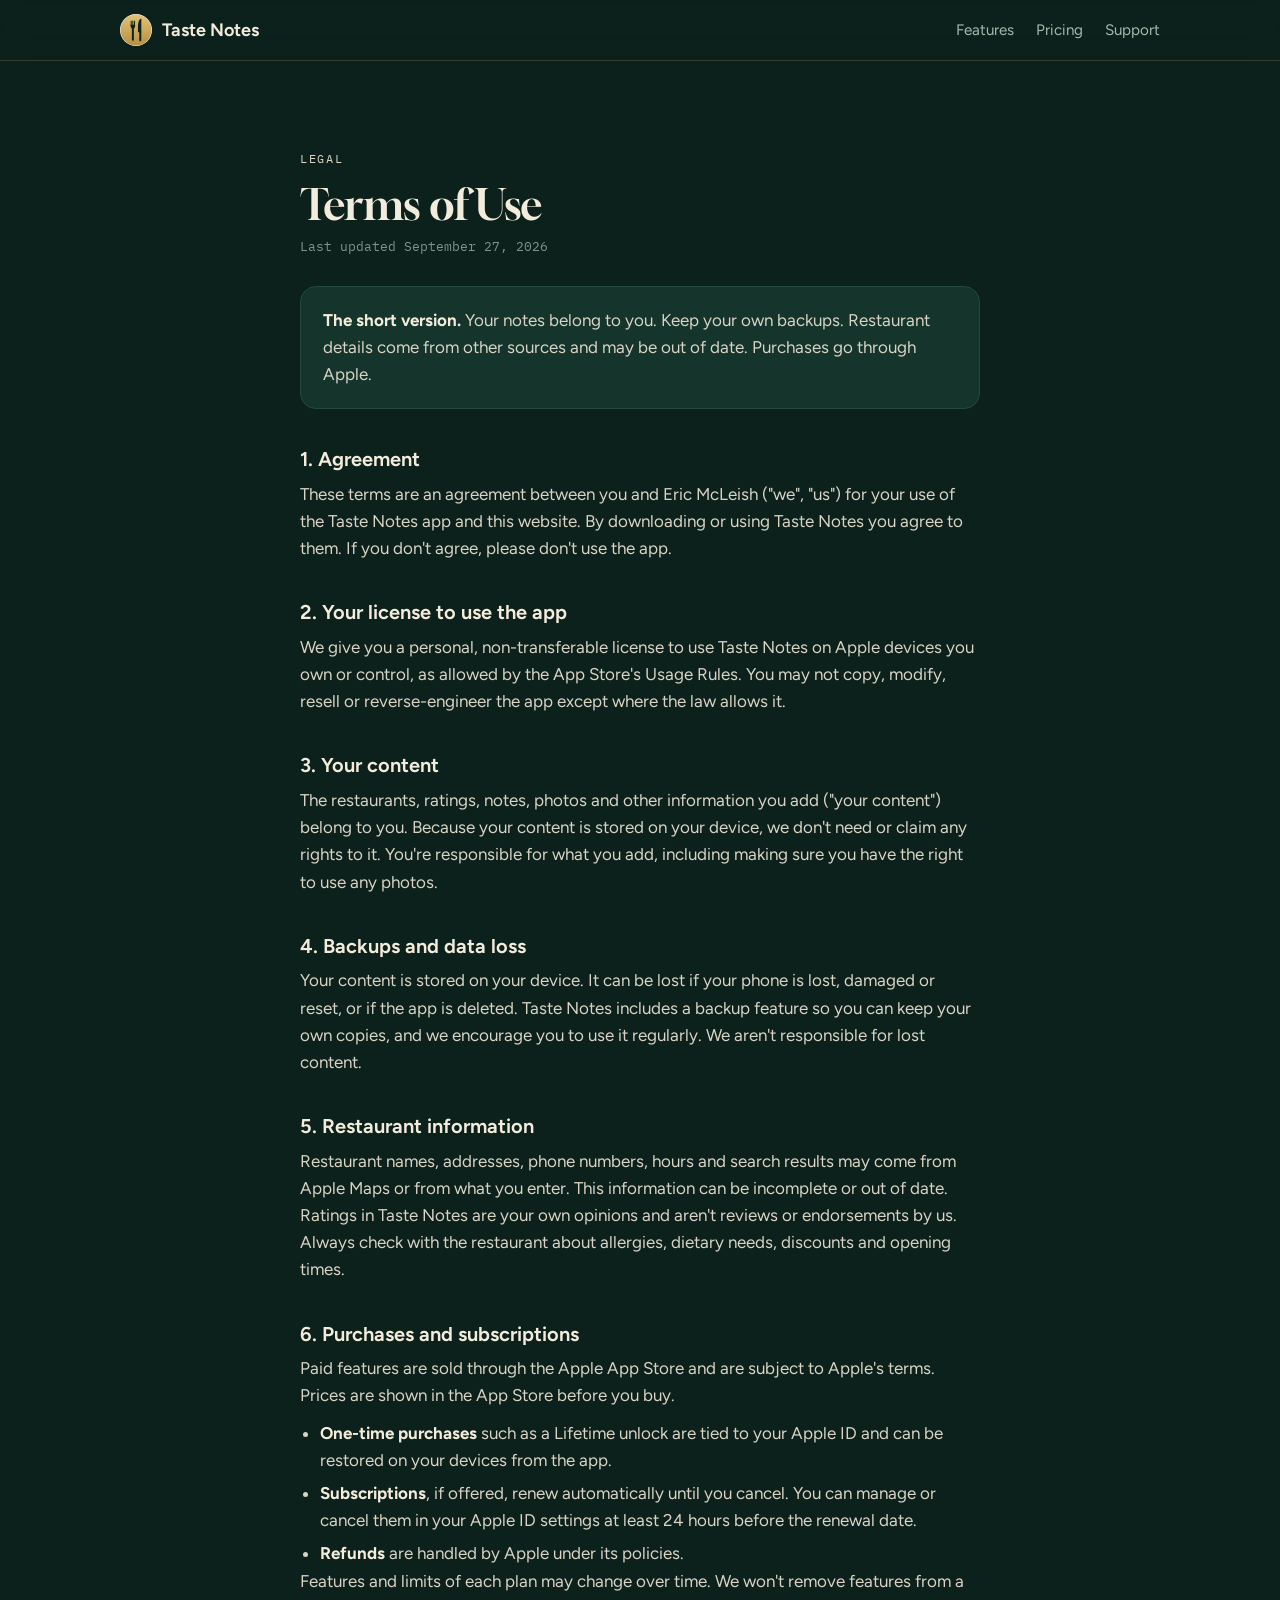
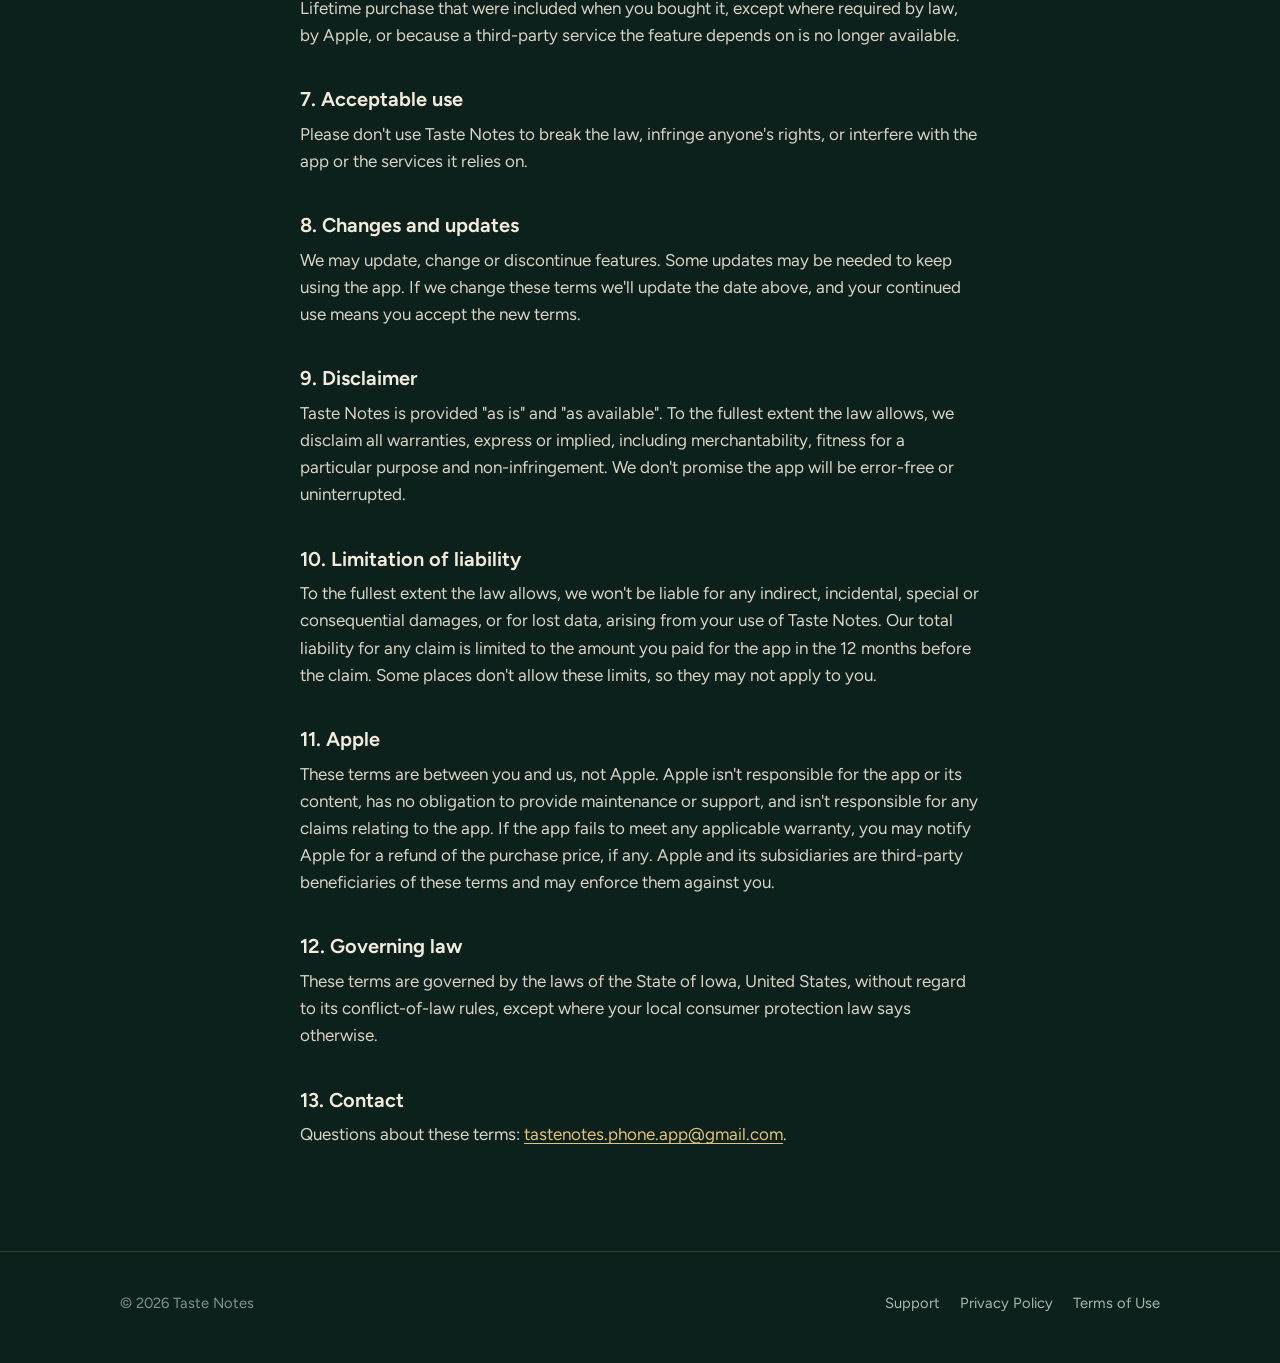
<file: terms.html>
<!doctype html>
<html lang="en">
<head>
<meta charset="utf-8">
<meta name="viewport" content="width=device-width, initial-scale=1, viewport-fit=cover">
<title>Taste Notes Terms of Use</title>
<meta name="description" content="The terms for using the Taste Notes iPhone app.">
<meta name="theme-color" content="#0d211c">
<link rel="icon" href="assets/icon.svg" type="image/svg+xml">
<link rel="preconnect" href="https://fonts.googleapis.com">
<link rel="preconnect" href="https://fonts.gstatic.com" crossorigin>
<link rel="stylesheet" href="https://fonts.googleapis.com/css2?family=Gloock&family=Figtree:wght@400;500;600;700&family=IBM+Plex+Mono:wght@400;500&display=swap">
<link rel="stylesheet" href="assets/site.css">
</head>
<body>
<!-- DRAFT: have this reviewed before relying on it. -->

<header class="site-head">
  <div class="wrap">
    <a class="brand" href="index.html"><img src="assets/icon.svg" alt="" width="32" height="32">Taste Notes</a>
    <nav class="nav" aria-label="Main">
      <a class="opt" href="index.html#features">Features</a>
      <a class="opt" href="index.html#pricing">Pricing</a>
      <a href="support.html">Support</a>
    </nav>
  </div>
</header>

<main class="doc">
  <div class="wrap">
    <p class="eyebrow">Legal</p>
    <h1>Terms of Use</h1>
    <p class="updated">Last updated <span data-cfg="legalUpdated">September 27, 2026</span></p>

    <div class="summary">
      <p><strong>The short version.</strong> Your notes belong to you. Keep your own backups. Restaurant details come from other sources and may be out of date. Purchases go through Apple.</p>
    </div>

    <h2>1. Agreement</h2>
    <p>These terms are an agreement between you and <span data-cfg="developerName">Eric McLeish</span> ("we", "us") for your use of the Taste Notes app and this website. By downloading or using Taste Notes you agree to them. If you don't agree, please don't use the app.</p>

    <h2>2. Your license to use the app</h2>
    <p>We give you a personal, non-transferable license to use Taste Notes on Apple devices you own or control, as allowed by the App Store's Usage Rules. You may not copy, modify, resell or reverse-engineer the app except where the law allows it.</p>

    <h2>3. Your content</h2>
    <p>The restaurants, ratings, notes, photos and other information you add ("your content") belong to you. Because your content is stored on your device, we don't need or claim any rights to it. You're responsible for what you add, including making sure you have the right to use any photos.</p>

    <h2>4. Backups and data loss</h2>
    <p>Your content is stored on your device. It can be lost if your phone is lost, damaged or reset, or if the app is deleted. Taste Notes includes a backup feature so you can keep your own copies, and we encourage you to use it regularly. We aren't responsible for lost content.</p>

    <h2>5. Restaurant information</h2>
    <p>Restaurant names, addresses, phone numbers, hours and search results may come from Apple Maps or from what you enter. This information can be incomplete or out of date. Ratings in Taste Notes are your own opinions and aren't reviews or endorsements by us. Always check with the restaurant about allergies, dietary needs, discounts and opening times.</p>

    <h2>6. Purchases and subscriptions</h2>
    <p>Paid features are sold through the Apple App Store and are subject to Apple's terms. Prices are shown in the App Store before you buy.</p>
    <ul>
      <li><strong>One-time purchases</strong> such as a Lifetime unlock are tied to your Apple ID and can be restored on your devices from the app.</li>
      <li><strong>Subscriptions</strong>, if offered, renew automatically until you cancel. You can manage or cancel them in your Apple ID settings at least 24 hours before the renewal date.</li>
      <li><strong>Refunds</strong> are handled by Apple under its policies.</li>
    </ul>
    <p>Features and limits of each plan may change over time. We won't remove features from a Lifetime purchase that were included when you bought it, except where required by law, by Apple, or because a third-party service the feature depends on is no longer available.</p>

    <h2>7. Acceptable use</h2>
    <p>Please don't use Taste Notes to break the law, infringe anyone's rights, or interfere with the app or the services it relies on.</p>

    <h2>8. Changes and updates</h2>
    <p>We may update, change or discontinue features. Some updates may be needed to keep using the app. If we change these terms we'll update the date above, and your continued use means you accept the new terms.</p>

    <h2>9. Disclaimer</h2>
    <p>Taste Notes is provided "as is" and "as available". To the fullest extent the law allows, we disclaim all warranties, express or implied, including merchantability, fitness for a particular purpose and non-infringement. We don't promise the app will be error-free or uninterrupted.</p>

    <h2>10. Limitation of liability</h2>
    <p>To the fullest extent the law allows, we won't be liable for any indirect, incidental, special or consequential damages, or for lost data, arising from your use of Taste Notes. Our total liability for any claim is limited to the amount you paid for the app in the 12 months before the claim. Some places don't allow these limits, so they may not apply to you.</p>

    <h2>11. Apple</h2>
    <p>These terms are between you and us, not Apple. Apple isn't responsible for the app or its content, has no obligation to provide maintenance or support, and isn't responsible for any claims relating to the app. If the app fails to meet any applicable warranty, you may notify Apple for a refund of the purchase price, if any. Apple and its subsidiaries are third-party beneficiaries of these terms and may enforce them against you.</p>

    <h2>12. Governing law</h2>
    <p>These terms are governed by the laws of the State of <span data-cfg="governingState">Iowa</span>, United States, without regard to its conflict-of-law rules, except where your local consumer protection law says otherwise.</p>

    <h2>13. Contact</h2>
    <p>Questions about these terms: <span data-email><a href="mailto:tastenotes.phone.app@gmail.com">tastenotes.phone.app@gmail.com</a></span>.</p>
  </div>
</main>

<footer class="site-foot">
  <div class="wrap">
    <span>© <span data-year>2026</span> Taste Notes</span>
    <nav aria-label="Footer">
      <a href="support.html">Support</a>
      <a href="privacy.html">Privacy Policy</a>
      <a href="terms.html" aria-current="page">Terms of Use</a>
    </nav>
  </div>
</footer>

<script src="site.config.js"></script>
<script src="assets/site.js"></script>
</body>
</html>
</file>
<file: assets/site.css>
/* Taste Notes — site styles. Palette follows the app's Bistro theme. */
:root {
  color-scheme: dark;
  --pine: #0d211c;        /* page ground */
  --pine-deep: #081512;   /* sunken bands */
  --bottle: #14342c;      /* raised surfaces */
  --bottle-edge: #24493f;
  --brass: #c9a257;       /* accent */
  --brass-hi: #e3c27a;
  --linen: #f3ecdd;       /* text */
  --sage: #a7b8ad;        /* secondary text */
  --sage-dim: #7f948a;
  --rose: #d9848d;        /* "Must Order" heart only */
  --rule: rgba(201, 162, 87, 0.22);

  --f-display: "Gloock", "Iowan Old Style", Georgia, serif;
  --f-body: "Figtree", -apple-system, "Segoe UI", system-ui, sans-serif;
  --f-mono: "IBM Plex Mono", ui-monospace, "SF Mono", Menlo, monospace;

  --step--1: 0.875rem;
  --step-0: 1.0625rem;
  --step-1: 1.25rem;
  --step-2: 1.6rem;
  --step-3: clamp(1.9rem, 1.4rem + 2vw, 2.6rem);
  --step-4: clamp(2.6rem, 1.6rem + 4.4vw, 4.6rem);

  --wrap: 1120px;
  --gutter: clamp(16px, 4vw, 40px);
}

* { box-sizing: border-box; }
html { scroll-behavior: smooth; }
@media (prefers-reduced-motion: reduce) { html { scroll-behavior: auto; } }

body {
  margin: 0;
  background: var(--pine);
  color: var(--linen);
  font-family: var(--f-body);
  font-size: var(--step-0);
  line-height: 1.6;
  -webkit-font-smoothing: antialiased;
}
img { max-width: 100%; display: block; }
a { color: var(--brass-hi); text-underline-offset: 3px; text-decoration-thickness: 1px; }
a:hover { color: var(--linen); }
:focus-visible { outline: 2px solid var(--brass-hi); outline-offset: 3px; border-radius: 4px; }

h1, h2, h3 { font-family: var(--f-display); font-weight: 400; line-height: 1.08; margin: 0; text-wrap: balance; letter-spacing: -0.01em; }
h3 { font-family: var(--f-body); font-weight: 650; font-size: var(--step-1); line-height: 1.3; letter-spacing: 0; }
p { margin: 0; }

.wrap { max-width: var(--wrap); margin-inline: auto; padding-inline: var(--gutter); }
.eyebrow {
  font-family: var(--f-mono); font-size: 0.75rem; letter-spacing: 0.14em;
  text-transform: uppercase; color: var(--brass);
}
.lede { color: var(--sage); font-size: var(--step-1); line-height: 1.5; max-width: 34ch; }
.muted { color: var(--sage); }

/* ---------- Header ---------- */
.site-head {
  position: sticky; top: env(safe-area-inset-top, 0px); z-index: 20;
  background: rgba(13, 33, 28, 0.86);
  backdrop-filter: blur(12px); -webkit-backdrop-filter: blur(12px);
  border-bottom: 1px solid var(--rule);
}
.site-head .wrap { display: flex; align-items: center; gap: 24px; padding-block: 14px; }
.brand { display: flex; align-items: center; gap: 10px; color: var(--linen); text-decoration: none; font-weight: 650; font-size: 1.125rem; }
.brand img { width: 32px; height: 32px; }
.nav { display: flex; gap: 22px; margin-left: auto; }
.nav a { color: var(--sage); text-decoration: none; font-size: 0.95rem; }
.nav a:hover, .nav a[aria-current="page"] { color: var(--linen); }
@media (max-width: 720px) { .nav .opt { display: none; } .nav { gap: 16px; } }

/* ---------- Buttons ---------- */
.btn {
  display: inline-flex; align-items: center; gap: 10px;
  padding: 12px 20px; border-radius: 999px;
  font: 600 0.98rem/1 var(--f-body); text-decoration: none;
  border: 1px solid transparent; cursor: pointer;
  transition: transform .15s ease, background .15s ease;
}
.btn-brass { background: linear-gradient(180deg, var(--brass-hi), var(--brass)); color: #1a1408; }
.btn-brass:hover { color: #1a1408; transform: translateY(-1px); }
.btn-ghost { border-color: var(--bottle-edge); color: var(--linen); }
.btn-ghost:hover { background: var(--bottle); color: var(--linen); }
.btn svg { width: 18px; height: 18px; flex: none; }
.btn.is-soon { background: transparent; color: var(--brass-hi); border-color: var(--brass); cursor: default; }
.btn.is-soon:hover { transform: none; }

/* ---------- Hero ---------- */
.hero { padding-block: clamp(48px, 7vw, 96px) clamp(56px, 8vw, 110px); position: relative; overflow: hidden; }
.hero::before {
  content: ""; position: absolute; inset: -20% -10% auto auto; width: 70%; height: 120%;
  background: radial-gradient(closest-side, rgba(40, 96, 78, 0.55), transparent 70%);
  pointer-events: none;
}
.hero .wrap { display: grid; grid-template-columns: 1.05fr 0.95fr; gap: clamp(32px, 5vw, 72px); align-items: center; position: relative; }
.hero h1 { font-size: var(--step-4); margin-block: 18px 22px; }
.hero h1 em { font-style: normal; color: var(--brass-hi); }
.hero .actions { display: flex; flex-wrap: wrap; gap: 12px; margin-top: 32px; }
.hero .fine { margin-top: 18px; font-size: var(--step--1); color: var(--sage-dim); }
@media (max-width: 860px) { .hero .wrap { grid-template-columns: 1fr; } }

.stage { position: relative; display: flex; justify-content: center; padding-block: 8px 40px; }

/* Phone frame */
.phone {
  width: min(300px, 78vw); aspect-ratio: 720 / 1475;
  border-radius: 42px; padding: 9px;
  background: linear-gradient(160deg, #3a3f3c, #121614 45%, #2a2f2c);
  box-shadow: 0 40px 80px -30px rgba(0,0,0,.7), 0 0 0 1px rgba(255,255,255,.06) inset;
  max-width: 100%;
}
.phone img { width: 100%; height: 100%; object-fit: cover; object-position: top; border-radius: 34px; }
.phone.sm { width: min(240px, 70vw); border-radius: 36px; padding: 8px; }
.phone.sm img { border-radius: 29px; }

/* The order ticket: menu-style card with dotted leaders */
.ticket {
  position: absolute; left: -6%; bottom: 0; width: min(310px, 86%);
  background: var(--linen); color: #1f2a25;
  border-radius: 6px; padding: 18px 20px 16px;
  box-shadow: 0 24px 50px -18px rgba(0,0,0,.6);
  transform: rotate(-3deg);
  font-size: 0.9rem;
}
.ticket::before, .ticket::after {
  content: ""; position: absolute; left: 0; right: 0; height: 8px;
  background: radial-gradient(circle at 5px -1px, transparent 5px, var(--linen) 5.5px) 0 0 / 10px 8px repeat-x;
}
.ticket::before { top: -7px; transform: rotate(180deg); }
.ticket::after { bottom: -7px; }
.ticket .t-head { display: flex; justify-content: space-between; align-items: baseline; gap: 8px; border-bottom: 1px dashed #b9ad93; padding-bottom: 8px; margin-bottom: 8px; }
.ticket .t-name { font-family: var(--f-display); font-size: 1.2rem; line-height: 1.1; }
.ticket .t-date { font-family: var(--f-mono); font-size: 0.72rem; color: #6d6552; white-space: nowrap; }
.ticket ul { list-style: none; margin: 0; padding: 0; display: grid; gap: 5px; }
.ticket li { display: flex; align-items: baseline; gap: 6px; }
.ticket li .dish { white-space: nowrap; }
.ticket li .lead { flex: 1; border-bottom: 1.5px dotted #b9ad93; transform: translateY(-4px); min-width: 12px; }
.ticket li .score { font-family: var(--f-mono); font-size: 0.8rem; white-space: nowrap; color: #7a5a1c; }
.ticket .t-foot { margin-top: 10px; padding-top: 8px; border-top: 1px dashed #b9ad93; font-size: 0.8rem; color: #5b5646; display: flex; gap: 6px; align-items: center; }
.ticket .heart { color: #b8505b; }
@media (max-width: 860px) { .ticket { left: 0; } }
@media (prefers-reduced-motion: no-preference) {
  .ticket { animation: settle .9s cubic-bezier(.2,.8,.2,1) .2s both; }
  @keyframes settle { from { transform: translateY(14px) rotate(-6deg); } to { transform: rotate(-3deg); } }
}

/* ---------- Sections ---------- */
.section { padding-block: clamp(64px, 9vw, 120px); }
.section.band { background: var(--pine-deep); border-block: 1px solid var(--rule); }
.section-head { display: grid; gap: 14px; max-width: 640px; margin-bottom: clamp(36px, 5vw, 56px); }
.section-head h2 { font-size: var(--step-3); }
.section-head p { color: var(--sage); font-size: var(--step-1); line-height: 1.5; }

/* Questions strip */
.questions { display: grid; grid-template-columns: repeat(3, 1fr); gap: clamp(20px, 3vw, 40px); }
.questions blockquote { margin: 0; font-family: var(--f-display); font-size: var(--step-2); line-height: 1.2; color: var(--linen); }
.questions blockquote::before { content: "\201C"; color: var(--brass); }
.questions blockquote::after { content: "\201D"; color: var(--brass); }
.questions p { margin-top: 10px; color: var(--sage); font-size: 0.98rem; }
@media (max-width: 760px) { .questions { grid-template-columns: 1fr; } }

/* Steps (a real sequence, so numbered) */
.steps { display: grid; grid-template-columns: repeat(4, 1fr); gap: clamp(20px, 2.5vw, 32px); list-style: none; margin: 0; padding: 0; counter-reset: step; }
.steps li { display: grid; gap: 12px; align-content: start; counter-increment: step; }
.steps .num { font-family: var(--f-mono); font-size: 0.8rem; color: var(--brass); letter-spacing: .1em; }
.steps .num::before { content: "Step " counter(step); }
.steps p { color: var(--sage); font-size: 0.98rem; }
.steps .phone { width: 100%; margin-bottom: 8px; }
@media (max-width: 900px) { .steps { grid-template-columns: repeat(2, 1fr); } }
@media (max-width: 480px) { .steps { grid-template-columns: 1fr; } .steps .phone { width: min(260px, 100%); } }

/* Feature rows */
.feature { display: grid; grid-template-columns: 1fr 1fr; gap: clamp(32px, 6vw, 88px); align-items: center; }
.feature + .feature { margin-top: clamp(72px, 9vw, 120px); }
.feature.flip .copy { order: 2; }
.feature .copy { display: grid; gap: 16px; }
.feature h2 { font-size: var(--step-3); }
.feature .copy > p { color: var(--sage); font-size: var(--step-1); line-height: 1.5; max-width: 36ch; }
.feature .media { display: flex; justify-content: center; }
.checks { list-style: none; padding: 0; margin: 8px 0 0; display: grid; gap: 10px; }
.checks li { display: grid; grid-template-columns: 20px 1fr; gap: 10px; color: var(--linen); font-size: 1rem; }
.checks li::before { content: ""; width: 8px; height: 8px; margin: 9px 0 0 4px; border-radius: 50%; background: var(--brass); }
@media (max-width: 820px) {
  .feature { grid-template-columns: 1fr; }
  .feature.flip .copy { order: 0; }
}

/* Small feature grid */
.minis { display: grid; grid-template-columns: repeat(3, 1fr); gap: 1px; background: var(--rule); border: 1px solid var(--rule); border-radius: 18px; overflow: hidden; }
.mini { background: var(--pine-deep); padding: 26px 24px; display: grid; gap: 8px; align-content: start; }
.mini p { color: var(--sage); font-size: 0.98rem; }
.mini svg { width: 26px; height: 26px; color: var(--brass); margin-bottom: 6px; }
@media (max-width: 860px) { .minis { grid-template-columns: repeat(2, 1fr); } }
@media (max-width: 520px) { .minis { grid-template-columns: 1fr; } }

/* Pricing */
.plans { display: grid; grid-template-columns: repeat(3, 1fr); gap: 20px; align-items: stretch; }
.plan { background: var(--bottle); border: 1px solid var(--bottle-edge); border-radius: 20px; padding: 28px 26px; display: grid; gap: 14px; align-content: start; }
.plan.feat { border-color: var(--brass); background: linear-gradient(180deg, #1a3d34, var(--bottle)); }
.plan .status { justify-self: start; font-family: var(--f-mono); font-size: 0.7rem; letter-spacing: .12em; text-transform: uppercase; padding: 5px 10px; border-radius: 999px; border: 1px solid var(--bottle-edge); color: var(--sage); }
.plan.feat .status { border-color: var(--brass); color: var(--brass-hi); }
.plan h3 { font-family: var(--f-display); font-weight: 400; font-size: var(--step-2); }
.plan .price { font-family: var(--f-display); font-size: 2.2rem; line-height: 1; }
.plan .price.is-tba { font-family: var(--f-body); font-size: 1.15rem; font-weight: 600; color: var(--brass-hi); line-height: 1.3; }
.plan .price-sub { color: var(--sage); font-size: 0.92rem; margin-top: -6px; }
.plan .checks li { font-size: 0.97rem; color: var(--sage); }
.plans-note { margin-top: 24px; color: var(--sage-dim); font-size: 0.92rem; max-width: 70ch; }
@media (max-width: 900px) { .plans { grid-template-columns: 1fr; max-width: 520px; } }

/* Roadmap */
.later { display: grid; grid-template-columns: repeat(auto-fit, minmax(220px, 1fr)); gap: 16px; }
.later div { border: 1px dashed var(--bottle-edge); border-radius: 16px; padding: 20px; display: grid; gap: 6px; align-content: start; }
.later h3 { font-size: 1.05rem; }
.later p { color: var(--sage); font-size: 0.95rem; }
.later-note { margin-top: 20px; color: var(--sage-dim); font-size: 0.92rem; }

/* FAQ */
.faq { display: grid; gap: 0; max-width: 780px; border-top: 1px solid var(--rule); }
.faq details { border-bottom: 1px solid var(--rule); padding-block: 4px; }
.faq summary { cursor: pointer; list-style: none; padding-block: 18px; font-weight: 600; font-size: 1.08rem; display: flex; justify-content: space-between; gap: 16px; }
.faq summary::-webkit-details-marker { display: none; }
.faq summary::after { content: "+"; font-family: var(--f-mono); color: var(--brass); font-size: 1.2rem; line-height: 1; }
.faq details[open] summary::after { content: "–"; }
.faq details p { color: var(--sage); padding-bottom: 20px; max-width: 64ch; }

/* Closing CTA */
.closer { text-align: left; display: grid; grid-template-columns: 1fr auto; gap: 32px; align-items: center; }
.closer h2 { font-size: var(--step-3); max-width: 18ch; }
@media (max-width: 720px) { .closer { grid-template-columns: 1fr; } }

/* Footer */
.site-foot { border-top: 1px solid var(--rule); padding-block: 40px 48px; color: var(--sage-dim); font-size: 0.92rem; }
.site-foot .wrap { display: flex; flex-wrap: wrap; gap: 20px 40px; justify-content: space-between; align-items: center; }
.site-foot nav { display: flex; flex-wrap: wrap; gap: 20px; }
.site-foot a { color: var(--sage); text-decoration: none; }
.site-foot a:hover { color: var(--linen); }

/* ---------- Document pages (Privacy, Terms, Support) ---------- */
.doc { padding-block: clamp(48px, 7vw, 88px) clamp(64px, 8vw, 110px); }
.doc .wrap { max-width: 760px; }
.doc h1 { font-size: var(--step-3); margin-block: 14px 10px; }
.doc .updated { font-family: var(--f-mono); font-size: 0.8rem; color: var(--sage-dim); }
.doc .summary { margin-block: 28px 8px; background: var(--bottle); border: 1px solid var(--bottle-edge); border-radius: 16px; padding: 20px 22px; }
.doc .summary p + p, .doc .summary ul { margin-top: 10px; }
.doc h2 { font-family: var(--f-body); font-weight: 650; font-size: 1.25rem; margin-top: 40px; margin-bottom: 10px; letter-spacing: 0; }
.doc p, .doc li { color: #d9d4c6; }
.doc p + p { margin-top: 12px; }
.doc ul { padding-left: 1.2em; margin: 10px 0 0; display: grid; gap: 6px; }
.doc strong { color: var(--linen); }
.doc .contact-card { margin-top: 20px; display: grid; gap: 6px; }
.doc .faq { margin-top: 12px; }
</file>
